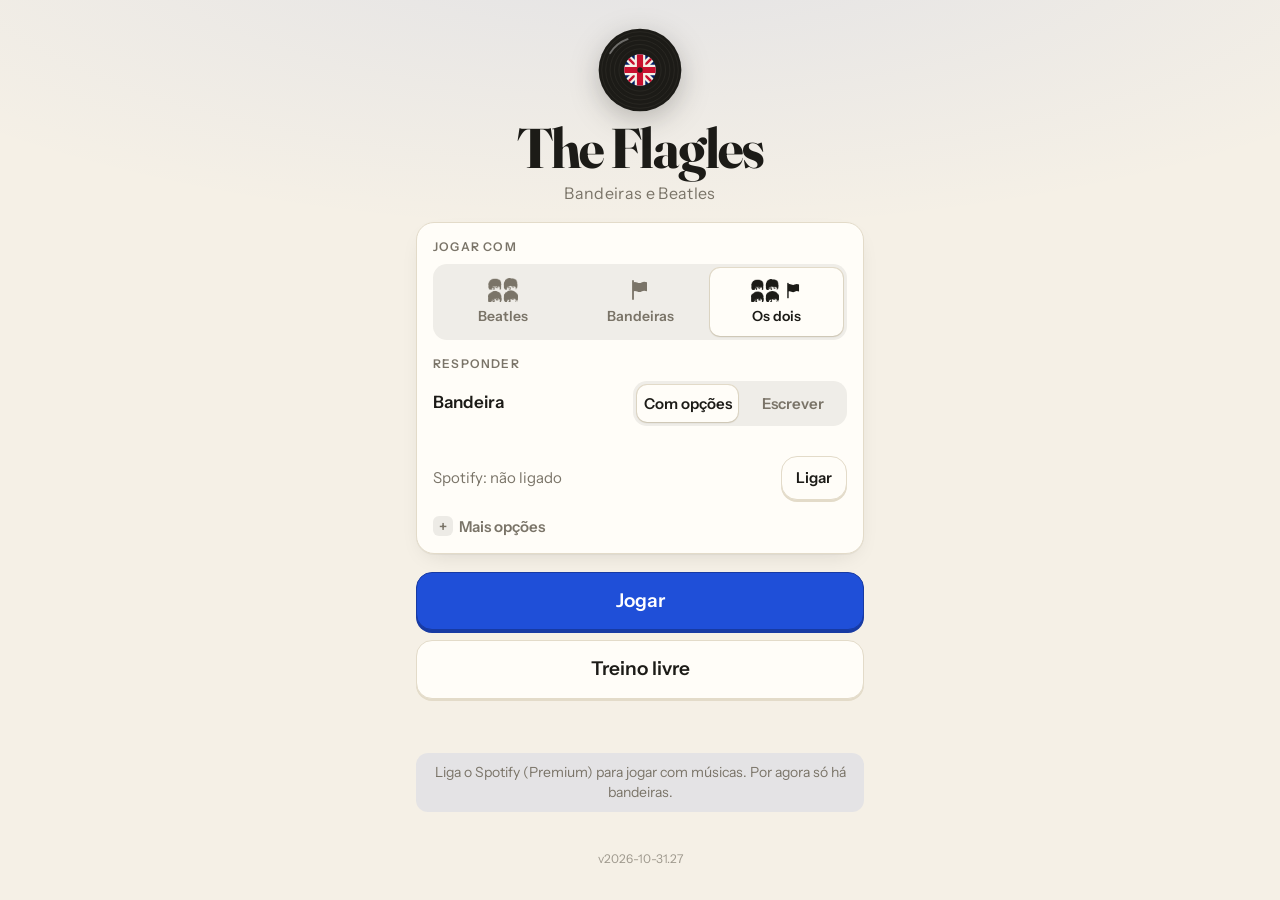
<file: index.html>
<!doctype html>
<html lang="pt-PT">
<head>
  <meta charset="utf-8">
  <meta name="viewport" content="width=device-width, initial-scale=1, viewport-fit=cover">
  <meta name="theme-color" content="#f5f0e6" media="(prefers-color-scheme: light)">
  <meta name="theme-color" content="#141310" media="(prefers-color-scheme: dark)">
  <meta name="description" content="Bandeiras e Beatles: adivinha a bandeira e a música.">
  <meta name="mobile-web-app-capable" content="yes">
  <meta name="apple-mobile-web-app-capable" content="yes">
  <meta name="apple-mobile-web-app-title" content="The Flagles">
  <meta name="apple-mobile-web-app-status-bar-style" content="default">
  <link rel="manifest" href="manifest.webmanifest">
  <link rel="icon" type="image/png" href="icons/favicon-64.png">
  <link rel="apple-touch-icon" href="icons/apple-touch-icon.png">
  <link rel="preload" href="fonts/fraunces-latin.woff2" as="font" type="font/woff2" crossorigin>
  <link rel="preload" href="fonts/instrument-sans-latin.woff2" as="font" type="font/woff2" crossorigin>
  <title>The Flagles</title>
  <link rel="stylesheet" href="css/style.css">
</head>
<body>
  <main class="app">

    <!-- Menu -->
    <section id="home" class="screen">
      <header class="brand">
        <img class="mark" src="icons/logo.svg" alt="" width="88" height="88">
        <h1 class="logo">The Flagles</h1>
        <p class="tagline">Bandeiras e Beatles</p>
      </header>

      <div class="panel">
        <div class="field">
          <span class="field-label">Jogar com</span>
          <div class="seg icons" id="content" role="group" aria-label="Conteúdo">
            <button type="button" data-v="songs"><span class="ico ico-heads" aria-hidden="true"></span><span>Beatles</span></button>
            <button type="button" data-v="flags"><svg class="ico" viewBox="0 0 24 24" aria-hidden="true"><path d="M5 21V3" fill="none" stroke="currentColor" stroke-width="1.8" stroke-linecap="round"/><path d="M5 4.5c3.2-2 5.3 2 8.5 0 1.8-1.1 3.5-1 5.5-.2v9c-2-.8-3.7-.9-5.5.2-3.2 2-5.3-2-8.5 0z" fill="currentColor"/></svg><span>Bandeiras</span></button>
            <button type="button" data-v="both"><span class="ico ico-pair" aria-hidden="true"><span class="ico-heads small"></span><svg class="ico-flag" viewBox="0 0 24 24" aria-hidden="true"><path d="M5 21V3" fill="none" stroke="currentColor" stroke-width="1.8" stroke-linecap="round"/><path d="M5 4.5c3.2-2 5.3 2 8.5 0 1.8-1.1 3.5-1 5.5-.2v9c-2-.8-3.7-.9-5.5.2-3.2 2-5.3-2-8.5 0z" fill="currentColor"/></svg></span><span>Os dois</span></button>
          </div>
        </div>

        <div class="field">
          <span class="field-label">Responder</span>
          <div class="answer-row" id="row-song">
            <span>Música</span>
            <div class="seg small" id="mode-song" role="group" aria-label="Resposta da música">
              <button type="button" data-v="options">Com opções</button>
              <button type="button" data-v="typing">Escrever</button>
            </div>
          </div>
          <div class="answer-row" id="row-flag">
            <span>Bandeira</span>
            <div class="seg small" id="mode-flag" role="group" aria-label="Resposta da bandeira">
              <button type="button" data-v="options">Com opções</button>
              <button type="button" data-v="typing">Escrever</button>
            </div>
          </div>
        </div>

        <!-- o áudio é sempre do Spotify: o estado e o botão ficam à vista -->
        <div class="spotify-row" id="row-spotify">
          <span id="spotify-status">Spotify: não ligado</span>
          <button type="button" id="spotify-login" class="btn small-btn">Ligar</button>
        </div>

        <details class="more">
          <summary>Mais opções</summary>
          <label class="check" id="row-solo"><input type="checkbox" id="opt-solo"> Incluir carreiras a solo (Lennon, McCartney, Harrison, Ringo)</label>
          <label class="check" id="row-terr"><input type="checkbox" id="opt-terr"> Incluir territórios (Anguila, Guam, ...) e UE, ONU, Antártida</label>
          <label class="check" id="row-states"><input type="checkbox" id="opt-states"> Incluir estados dos EUA</label>
          <a class="textlink" href="spotify-teste.html">Teste de precisão do Spotify</a>
        </details>
      </div>

      <div class="actions">
        <!-- passo 5b: <button id="play" class="btn primary" disabled>A carregar…</button> -->
        <button id="play-levels" class="btn primary big" disabled>A carregar…</button>
        <!-- antes: class="btn ghost" (sem fundo) -->
        <button id="play" class="btn big" disabled>Treino livre</button>
      </div>

      <p class="hint" id="record"></p>
      <p class="note" id="offline-note" hidden></p>
      <button id="install" class="btn ghost small-btn" hidden>Instalar a app</button>
      <p class="note" id="ios-tip" hidden>Para instalar no iPhone: toca em Partilhar e depois em "Adicionar ao ecrã principal".</p>
      <p class="version" id="version"></p>
    </section>

    <!-- Escolha de nível -->
    <section id="levels" class="screen" hidden>
      <header class="bar">
        <button id="levels-back" class="link" type="button">&#8249; Menu</button>
        <span class="label" id="levels-total"></span>
      </header>
      <h2 class="title">Níveis <span class="mode-tag" id="levels-mode"></span></h2>
      <div class="norepeat">
        <label class="check"><input type="checkbox" id="opt-norepeat"> Nunca repetir músicas nem bandeiras entre níveis</label>
        <div class="seen-row">
          <span class="hint" id="seen-info"></span>
          <button type="button" id="seen-reset" class="btn small-btn" hidden>Recomeçar</button>
        </div>
      </div>
      <div class="level-grid" id="level-grid"></div>
    </section>

    <!-- Resultado de um nível -->
    <section id="result-screen" class="screen result" hidden>
      <h2 class="title" id="res-title"></h2>
      <p class="score-big" id="res-score"></p>
      <p class="hint" id="res-detail"></p>
      <div class="actions">
        <button id="res-next" class="btn primary big">Próximo nível</button>
        <button id="res-retry" class="btn">Tentar de novo</button>
        <button id="res-levels" class="btn ghost">Níveis</button>
      </div>
      <div class="confetti" id="confetti" aria-hidden="true"></div>
    </section>

    <!-- Jogo -->
    <section id="game" class="screen" hidden>
      <!-- topo fixo: barra + relógio ficam sempre visíveis ao fazer scroll -->
      <div class="sticky-top">
        <header class="bar">
          <button id="menu-btn" class="link" type="button">&#8249; Menu</button>
          <div class="hud" id="hud" hidden>
            <span id="hud-level"></span>
            <span class="lives" id="lives" aria-label="Vidas"></span>
          </div>
          <span class="label" id="score">Certas: 0 / 0</span>
        </header>
        <div class="timer" id="timer" hidden><div class="track"><div id="timer-bar"></div></div><span id="timer-text"></span></div>
      </div>

      <div class="q card q-song" id="q-song">
        <div class="audio">
          <button id="listen" class="play">Ouvir 1s</button>
          <div class="eq" aria-hidden="true"><i></i><i></i><i></i><i></i><i></i></div>
        </div>
        <div class="steps" id="steps"></div>
        <p class="hint" id="status">&nbsp;</p>
        <button id="advance" class="btn small-btn">Avançar</button>
        <div class="options" id="options"></div>
        <form id="song-form" class="typebox" hidden>
          <input id="song-input" type="text" autocomplete="off" autocapitalize="none" autocorrect="off" spellcheck="false" enterkeyhint="done" placeholder="Nome da música">
          <button class="btn primary" type="submit">Verificar</button>
        </form>
        <p class="result" id="result" aria-live="polite"></p>
      </div>

      <div class="q card q-flag" id="q-flag">
        <div class="flag-wrap"><img id="flag-img" class="flag" alt="Bandeira a adivinhar" width="320" height="213" crossorigin="anonymous"></div>
        <div class="options" id="flag-options"></div>
        <form id="flag-form" class="typebox" hidden>
          <input id="flag-input" type="text" autocomplete="off" autocapitalize="none" autocorrect="off" spellcheck="false" enterkeyhint="done" placeholder="Nome do país">
          <button class="btn primary" type="submit">Verificar</button>
        </form>
        <p class="result" id="flag-result" aria-live="polite"></p>
      </div>

      <div class="nextbar"><button id="next" class="btn primary big" hidden>Seguinte</button></div>
    </section>
  </main>

  <dialog id="confirm">
    <form method="dialog">
      <p>Sair do nível? Perdes o progresso desta tentativa.</p>
      <div class="row">
        <button class="btn" value="cancel">Continuar</button>
        <button class="btn primary" value="ok">Sair</button>
      </div>
    </form>
  </dialog>

  <!-- antes: player do YouTube escondido (<div class="yt-host"><div id="yt"></div></div>). Já não é preciso: o áudio vem do Spotify. -->

  <!-- Se algo rebentar (por exemplo ficheiros de versões diferentes na cache), mostra o erro em vez de ficar parado. -->
  <div class="fatal" id="fatal" role="alert" hidden>
    <p id="fatal-msg"></p>
    <button type="button" id="fatal-fix" class="btn small-btn">Reparar e recarregar</button>
  </div>
  <script>
    (function () {
      var box = document.getElementById("fatal"), msg = document.getElementById("fatal-msg");
      function show(text) { msg.textContent = "Erro: " + text; box.hidden = false; }
      window.addEventListener("error", function (e) { show((e.message || "desconhecido") + (e.filename ? " (" + e.filename.split("/").pop() + ":" + e.lineno + ")" : "")); });
      window.addEventListener("unhandledrejection", function (e) { show(String((e.reason && e.reason.message) || e.reason)); });
      document.getElementById("fatal-fix").addEventListener("click", function () {
        var jobs = [];
        if (navigator.serviceWorker) jobs.push(navigator.serviceWorker.getRegistrations().then(function (r) { return Promise.all(r.map(function (x) { return x.unregister(); })); }));
        if (window.caches) jobs.push(caches.keys().then(function (k) { return Promise.all(k.map(function (c) { return caches.delete(c); })); }));
        Promise.all(jobs).catch(function () {}).then(function () { location.reload(); });
      });
    })();
  </script>
  <script type="module" src="js/main.js"></script>
</body>
</html>
</file>
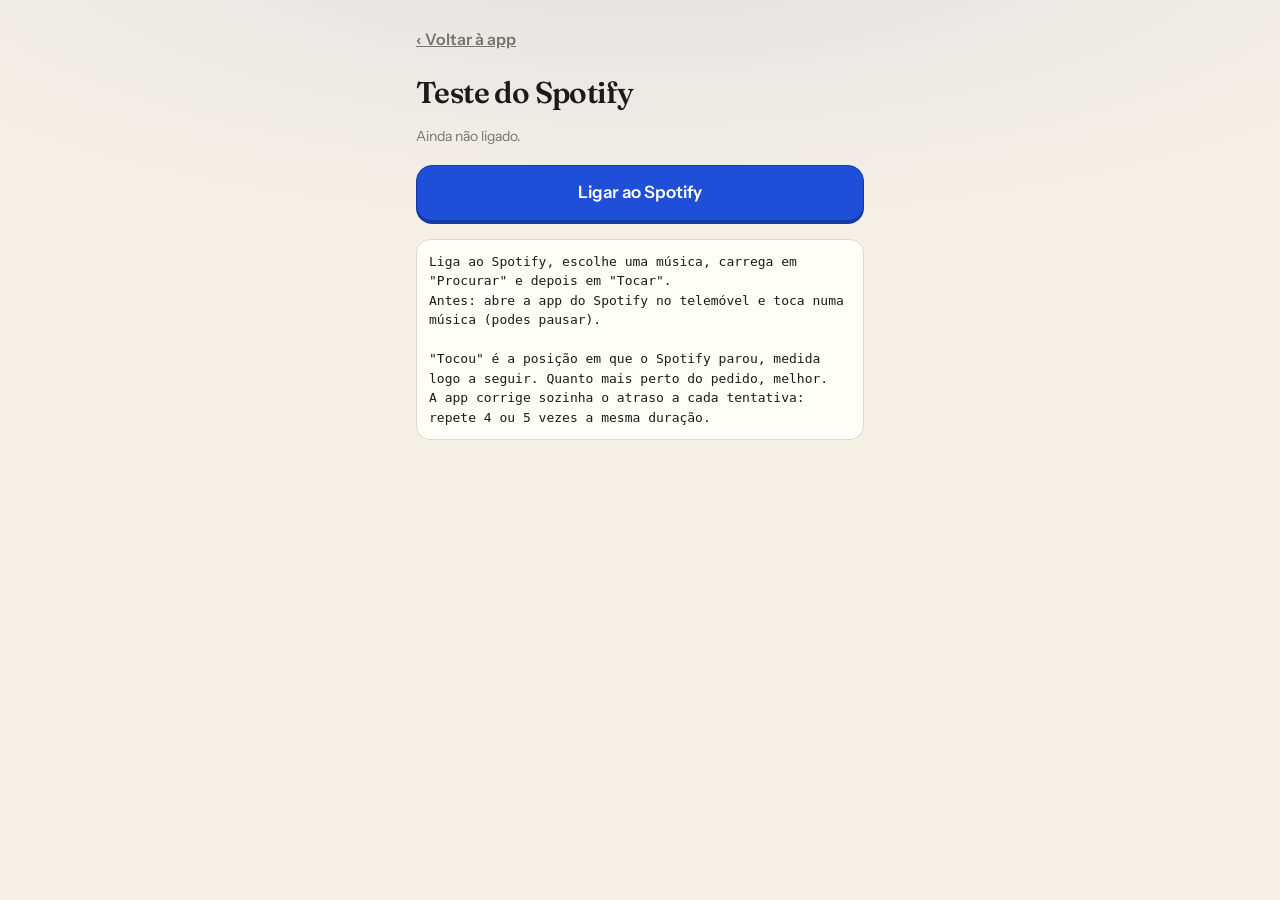
<file: spotify-teste.html>
<!doctype html>
<html lang="pt-PT">
<head>
  <meta charset="utf-8">
  <meta name="viewport" content="width=device-width, initial-scale=1, viewport-fit=cover">
  <title>Teste do Spotify - The Flagles</title>
  <link rel="stylesheet" href="css/style.css">
  <style>
    .t-log { font: 13px/1.5 ui-monospace, Menlo, monospace; white-space: pre-wrap; background: var(--surface); border: 1px solid var(--line); border-radius: 14px; padding: 12px; min-height: 120px; }
    .t-row { display: flex; gap: 10px; align-items: center; }
    .t-row > * { flex: 1; }
    select, input[type=number] { font: inherit; font-size: 16px; padding: 12px; border-radius: 12px; border: 1px solid var(--line); background: var(--surface); color: var(--ink); width: 100%; }
    label { font-size: 13px; color: var(--muted); }
  </style>
</head>
<body>
  <main class="app">
    <section class="screen" style="animation:none">
      <header class="bar"><a class="link" href="./">&#8249; Voltar à app</a></header>
      <h2 class="title">Teste do Spotify</h2>
      <p class="hint" id="status" style="text-align:left"></p>
      <button id="login" class="btn primary">Ligar ao Spotify</button>

      <div id="tools" hidden style="display:flex;flex-direction:column;gap:12px">
        <div><label for="song">Música</label><select id="song"></select></div>
        <button id="search" class="btn">Procurar no Spotify</button>
        <div class="t-row">
          <div><label for="secs">Tocar (segundos)</label>
            <select id="secs"><option>1</option><option>2</option><option>3</option><option>5</option><option>8</option><option>15</option></select></div>
          <div><label for="offset">Ajuste manual (ms)</label><input id="offset" type="number" step="50"></div>
        </div>
        <button id="play" class="btn primary big">Tocar</button>
        <button id="save" class="btn small-btn" hidden>Descarregar mapeamento (spotify-ids.json)</button>
        <div class="t-row">
          <button id="diag" class="btn small-btn">Diagnóstico (12s)</button>
          <button id="all" class="btn small-btn">Verificar todas as músicas</button>
          <button id="devs" class="btn small-btn">Ver dispositivos</button>
          <button id="reset" class="btn small-btn">Repor correção</button>
          <button id="clear" class="btn small-btn">Limpar pesquisas</button>
        </div>
      </div>
      <div class="t-log" id="log">Liga ao Spotify, escolhe uma música, carrega em "Procurar" e depois em "Tocar".
Antes: abre a app do Spotify no telemóvel e toca numa música (podes pausar).

"Tocou" é a posição em que o Spotify parou, medida logo a seguir. Quanto mais perto do pedido, melhor.
A app corrige sozinha o atraso a cada tentativa: repete 4 ou 5 vezes a mesma duração.</div>
    </section>
  </main>
  <script type="module">
    import * as sp from "./js/spotify.js";
    const $ = id => document.getElementById(id);
    const log = (...a) => { $("log").textContent = a.join("\n") + "\n\n" + $("log").textContent; };

    const back = await sp.handleRedirect();          // regresso do login
    const on = sp.isLoggedIn();
    $("status").textContent = on ? "Ligado ao Spotify." : (sp.lastError() ? "Erro: " + sp.lastError() : "Ainda não ligado.");
    if (location.hostname === "localhost") $("status").textContent += " Abre por 127.0.0.1 em vez de localhost.";
    $("login").textContent = on ? "Desligar" : "Ligar ao Spotify";
    $("login").onclick = () => { if (on) { sp.logout(); location.reload(); } else sp.login("spotify-teste.html"); };
    $("tools").hidden = !on;
    $("tools").style.display = on ? "flex" : "none";

    const songs = (await (await fetch("data/songs-tiered.json")).json()).filter(s => !s.excluded);
    $("song").innerHTML = songs.map((s, i) => `<option value="${i}">${s.title}${s.artist ? " (" + s.artist + ")" : ""}</option>`).join("");
    $("offset").value = sp.getOffset();
    const cur = () => songs[$("song").value];

    $("search").onclick = async () => {
      try { const f = await sp.findTrack(cur()); log(f ? "Encontrada: " + f.label : "Não encontrada no Spotify."); }
      catch (e) { log("Erro: " + e.message); }
    };
    $("play").onclick = async () => {
      sp.setOffset($("offset").value);
      $("play").disabled = true;
      const secs = Number($("secs").value);
      try {
        const r = await sp.playClip(cur(), secs);
        await new Promise(res => setTimeout(res, 1200)); // dá tempo à medição em segundo plano
        const m = sp.lastMeasurement();
        log(`Pedido ${r.requestedMs} ms | RTT do comando ${Math.round(r.rtt)} ms | correção usada ${Math.round(r.bias)} ms`
          + (m ? `\nTocou ${m.playedMs} ms (erro ${m.error > 0 ? "+" : ""}${m.error} ms) | nova correção ${sp.getBias()} ms\nDispositivo: ${m.device}` : "\n(sem medição)"));
      } catch (e) { log("Erro: " + e.message); }
      $("play").disabled = false;
    };
    $("diag").onclick = async () => {
      $("diag").disabled = true; log("A diagnosticar... (uns 12 segundos)");
      try { log((await sp.diagnose(cur())).join("\n")); } catch (e) { log("Erro: " + e.message); }
      $("diag").disabled = false;
    };
    // Verifica as 276 músicas: procura cada uma no Spotify e lista as que não encontra e as duvidosas.
    $("all").onclick = async () => {
      $("all").disabled = true;
      const missing = [], doubtful = [];
      for (let i = 0; i < songs.length; i++) {
        const s = songs[i];
        $("status").textContent = `A verificar ${i + 1} / ${songs.length}: ${s.title}`;
        let f = null;
        for (let tries = 0; tries < 4; tries++) {
          try { f = await sp.findTrack(s); break; }
          catch (e) { if (/esperar/.test(e.message)) await new Promise(r => setTimeout(r, 6000)); else { f = null; missing.push(`${s.title} [erro: ${e.message}]`); break; } }
        }
        if (!f) { if (!missing.some(m => m.startsWith(s.title))) missing.push(s.title + (s.artist ? " (" + s.artist + ")" : "")); }
        else if (/\b(live|greatest|hits|collection|anthology|essential|best of|tribute|karaoke|demos?)\b/i.test(f.label.split("·").pop() || "")) doubtful.push(`${s.title} -> ${f.label}`);
        await new Promise(r => setTimeout(r, 180)); // não exceder os limites do Spotify
      }
      $("status").textContent = "Verificação terminada.";
      log(`Verificadas ${songs.length}. Encontradas ${songs.length - missing.length}. Em falta ${missing.length}. Duvidosas ${doubtful.length}.`
        + (missing.length ? "\n\nNÃO ENCONTRADAS:\n- " + missing.join("\n- ") : "")
        + (doubtful.length ? "\n\nDUVIDOSAS (álbum estranho):\n- " + doubtful.join("\n- ") : ""));
      $("all").disabled = false;
      $("save").hidden = false;
    };
    // Guarda o resultado num ficheiro para pôr em data/spotify-ids.json (assim todos os aparelhos usam o mesmo).
    $("save").onclick = () => {
      const blob = new Blob([JSON.stringify(sp.savedTracks(), null, 1)], { type: "application/json" });
      const a = document.createElement("a"); a.href = URL.createObjectURL(blob); a.download = "spotify-ids.json"; a.click();
    };
    $("devs").onclick = async () => {
      try { const d = await sp.devices(); log(d.length ? "Dispositivos:\n- " + d.join("\n- ") : "Nenhum dispositivo Spotify encontrado. Abre a app do Spotify (PC ou telemóvel) e toca numa música."); }
      catch (e) { log("Erro: " + e.message); }
    };
    $("reset").onclick = () => { sp.resetBias(); log("Correção automática reposta a 0."); };
    $("clear").onclick = () => { sp.clearTrackCache(); log("Pesquisas guardadas apagadas."); };
  </script>
</body>
</html>
</file>
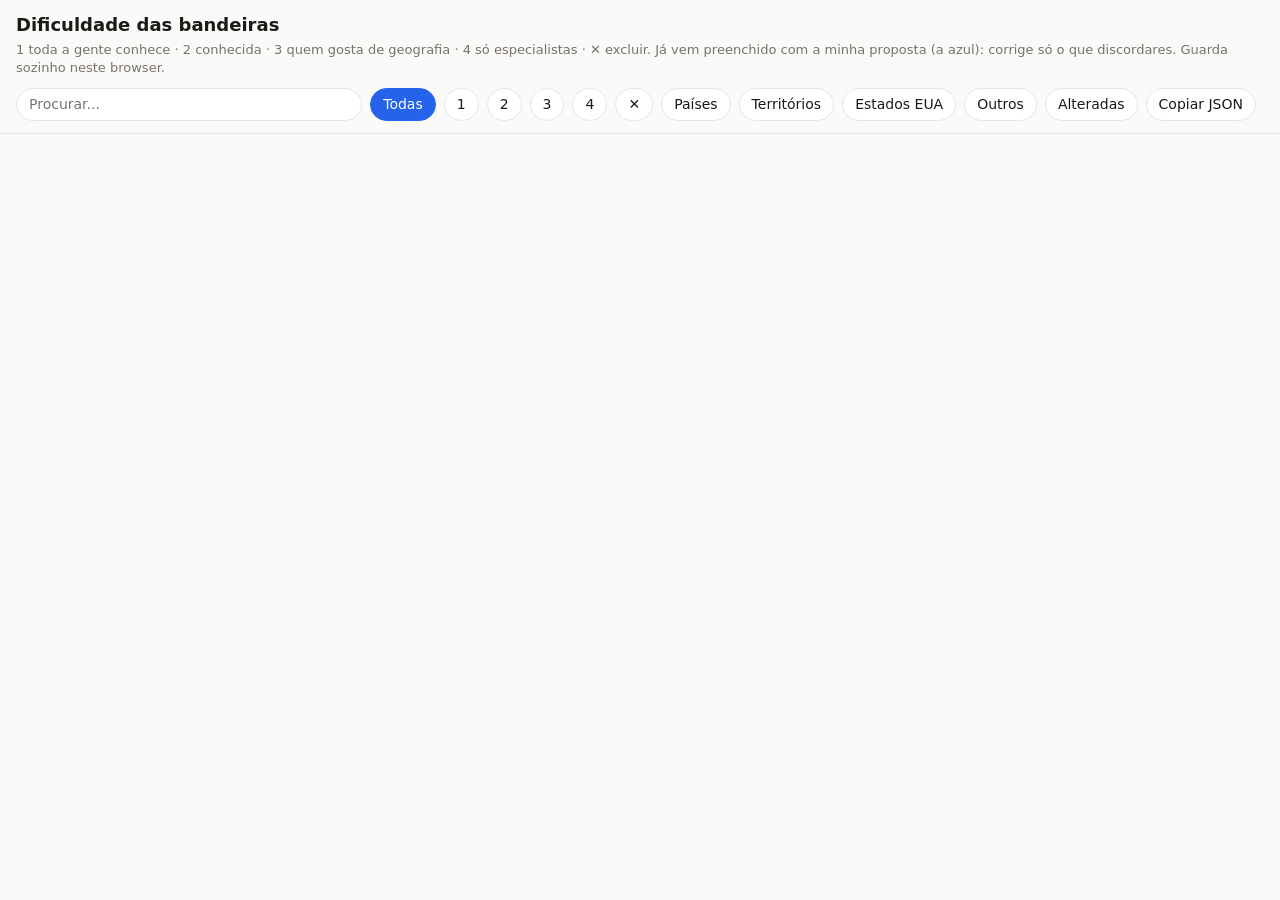
<file: tools/tier-flags.template.html>
<!doctype html>
<html lang="pt">
<head>
<meta charset="utf-8">
<meta name="viewport" content="width=device-width, initial-scale=1">
<title>Flagles - Dificuldade das bandeiras</title>
<style>
  :root { --bg:#fafaf9; --fg:#1c1917; --mut:#78716c; --line:#e7e5e4; --card:#fff; --acc:#2563eb; --acc-fg:#fff; }
  @media (prefers-color-scheme: dark) {
    :root { --bg:#141413; --fg:#f5f5f4; --mut:#a8a29e; --line:#2a2826; --card:#1c1b19; --acc:#60a5fa; --acc-fg:#0c0a09; }
  }
  * { box-sizing: border-box; }
  body { margin:0; background:var(--bg); color:var(--fg); font:16px/1.4 system-ui,-apple-system,Segoe UI,sans-serif; }
  header { position:sticky; top:0; background:var(--bg); border-bottom:1px solid var(--line); padding:12px 16px; z-index:2; }
  h1 { font-size:18px; margin:0 0 4px; font-weight:650; }
  .legend { color:var(--mut); font-size:13px; margin:0 0 10px; }
  .bar { display:flex; flex-wrap:wrap; gap:8px; align-items:center; }
  .chip, .btn { border:1px solid var(--line); background:var(--card); color:var(--fg); border-radius:999px; padding:6px 12px; font:inherit; font-size:14px; cursor:pointer; }
  .chip.on { background:var(--acc); color:var(--acc-fg); border-color:var(--acc); }
  input[type=search] { flex:1 1 140px; min-width:120px; border:1px solid var(--line); background:var(--card); color:var(--fg); border-radius:999px; padding:6px 12px; font:inherit; font-size:14px; }
  main { max-width:760px; margin:0 auto; padding:8px 16px 80px; }
  .row { display:flex; align-items:center; gap:12px; padding:8px 0; border-bottom:1px solid var(--line); }
  .row img { width:60px; height:40px; object-fit:contain; flex:none; border:1px solid var(--line); border-radius:4px; background:var(--card); }
  .t { flex:1; min-width:0; }
  .t small { color:var(--mut); margin-left:6px; }
  .opts { display:flex; gap:4px; flex:none; }
  .opts button { width:36px; height:36px; border:1px solid var(--line); background:var(--card); color:var(--fg); border-radius:10px; font:inherit; font-size:15px; cursor:pointer; }
  .opts button.on { background:var(--acc); color:var(--acc-fg); border-color:var(--acc); }
  .opts button.x.on { background:#b91c1c; border-color:#b91c1c; color:#fff; }
  .status { color:var(--mut); font-size:13px; margin-left:auto; }
  @media (max-width:480px) { .row { flex-wrap:wrap; } .t { flex-basis:calc(100% - 80px); } .opts { margin-left:72px; } }
</style>
</head>
<body>
<header>
  <h1>Dificuldade das bandeiras</h1>
  <p class="legend">1 toda a gente conhece · 2 conhecida · 3 quem gosta de geografia · 4 só especialistas · ✕ excluir. Já vem preenchido com a minha proposta (a azul): corrige só o que discordares. Guarda sozinho neste browser.</p>
  <div class="bar">
    <input type="search" id="q" placeholder="Procurar...">
    <button class="chip on" data-f="all">Todas</button>
    <button class="chip" data-f="1">1</button>
    <button class="chip" data-f="2">2</button>
    <button class="chip" data-f="3">3</button>
    <button class="chip" data-f="4">4</button>
    <button class="chip" data-f="x">✕</button>
    <button class="chip" data-f="country">Países</button>
    <button class="chip" data-f="territory">Territórios</button>
    <button class="chip" data-f="state">Estados EUA</button>
    <button class="chip" data-f="other">Outros</button>
    <button class="chip" data-f="changed">Alteradas</button>
    <button class="btn" id="copy">Copiar JSON</button>
    <span class="status" id="status"></span>
  </div>
</header>
<main id="list"></main>
<script>
// {code, name, aliases, kind, tier}  -  tier = proposta minha
const FLAGS = /*FLAGS*/;
const KEY = "flagles-flag-tiers-v1";
let mine = {};
try { mine = JSON.parse(localStorage.getItem(KEY) || "{}"); } catch (e) {}
let filter = "all", query = "";

const list = document.getElementById("list");
const status = document.getElementById("status");

// valor atual: o do utilizador, se existir, senão a minha proposta
const cur = f => (f.code in mine ? mine[f.code] : String(f.tier));
function save() { try { localStorage.setItem(KEY, JSON.stringify(mine)); } catch (e) {} }
function norm(s) { return s.toLowerCase().normalize("NFD").replace(/[̀-ͯ]/g, ""); }

function render() {
  list.innerHTML = "";
  let shown = 0;
  FLAGS.forEach(f => {
    const v = cur(f);
    const changed = f.code in mine && mine[f.code] !== String(f.tier);
    if (["1","2","3","4","x"].includes(filter) && v !== filter) return;
    if (["country","territory","state","other"].includes(filter) && f.kind !== filter) return;
    if (filter === "changed" && !changed) return;
    if (query && !norm(f.name + " " + f.aliases.join(" ")).includes(norm(query))) return;
    shown++;
    const row = document.createElement("div");
    row.className = "row";
    row.innerHTML = `<img loading="lazy" src="https://flagcdn.com/h40/${f.code}.png" alt=""><span class="t">${f.name}<small>${{ territory: "território", state: "estado dos EUA", other: "outro" }[f.kind] || ""}${f.twins && f.twins.length ? " · igual a " + f.twins.join(", ") : ""}${changed ? " · alterada" : ""}</small></span>`;
    const opts = document.createElement("div");
    opts.className = "opts";
    ["1","2","3","4","x"].forEach(o => {
      const b = document.createElement("button");
      b.textContent = o === "x" ? "✕" : o;
      if (o === "x") b.classList.add("x");
      if (v === o) b.classList.add("on");
      b.onclick = () => {
        if (o === String(f.tier)) delete mine[f.code]; else mine[f.code] = o;
        save(); render();
      };
      opts.appendChild(b);
    });
    row.appendChild(opts);
    list.appendChild(row);
  });
  const nChanged = Object.keys(mine).filter(c => { const f = FLAGS.find(x => x.code === c); return f && mine[c] !== String(f.tier); }).length;
  status.textContent = `${nChanged} alteradas · ${shown} visíveis`;
}

document.querySelectorAll(".chip").forEach(c => c.onclick = () => {
  document.querySelectorAll(".chip").forEach(x => x.classList.remove("on"));
  c.classList.add("on"); filter = c.dataset.f; render();
});
document.getElementById("q").oninput = e => { query = e.target.value; render(); };
document.getElementById("copy").onclick = async () => {
  const out = {};
  FLAGS.forEach(f => { out[f.code] = cur(f); });
  const text = JSON.stringify(out, null, 1);
  try { await navigator.clipboard.writeText(text); status.textContent = "JSON copiado"; }
  catch (e) { window.prompt("Copia o JSON:", text); }
};
render();
</script>
</body>
</html>
</file>
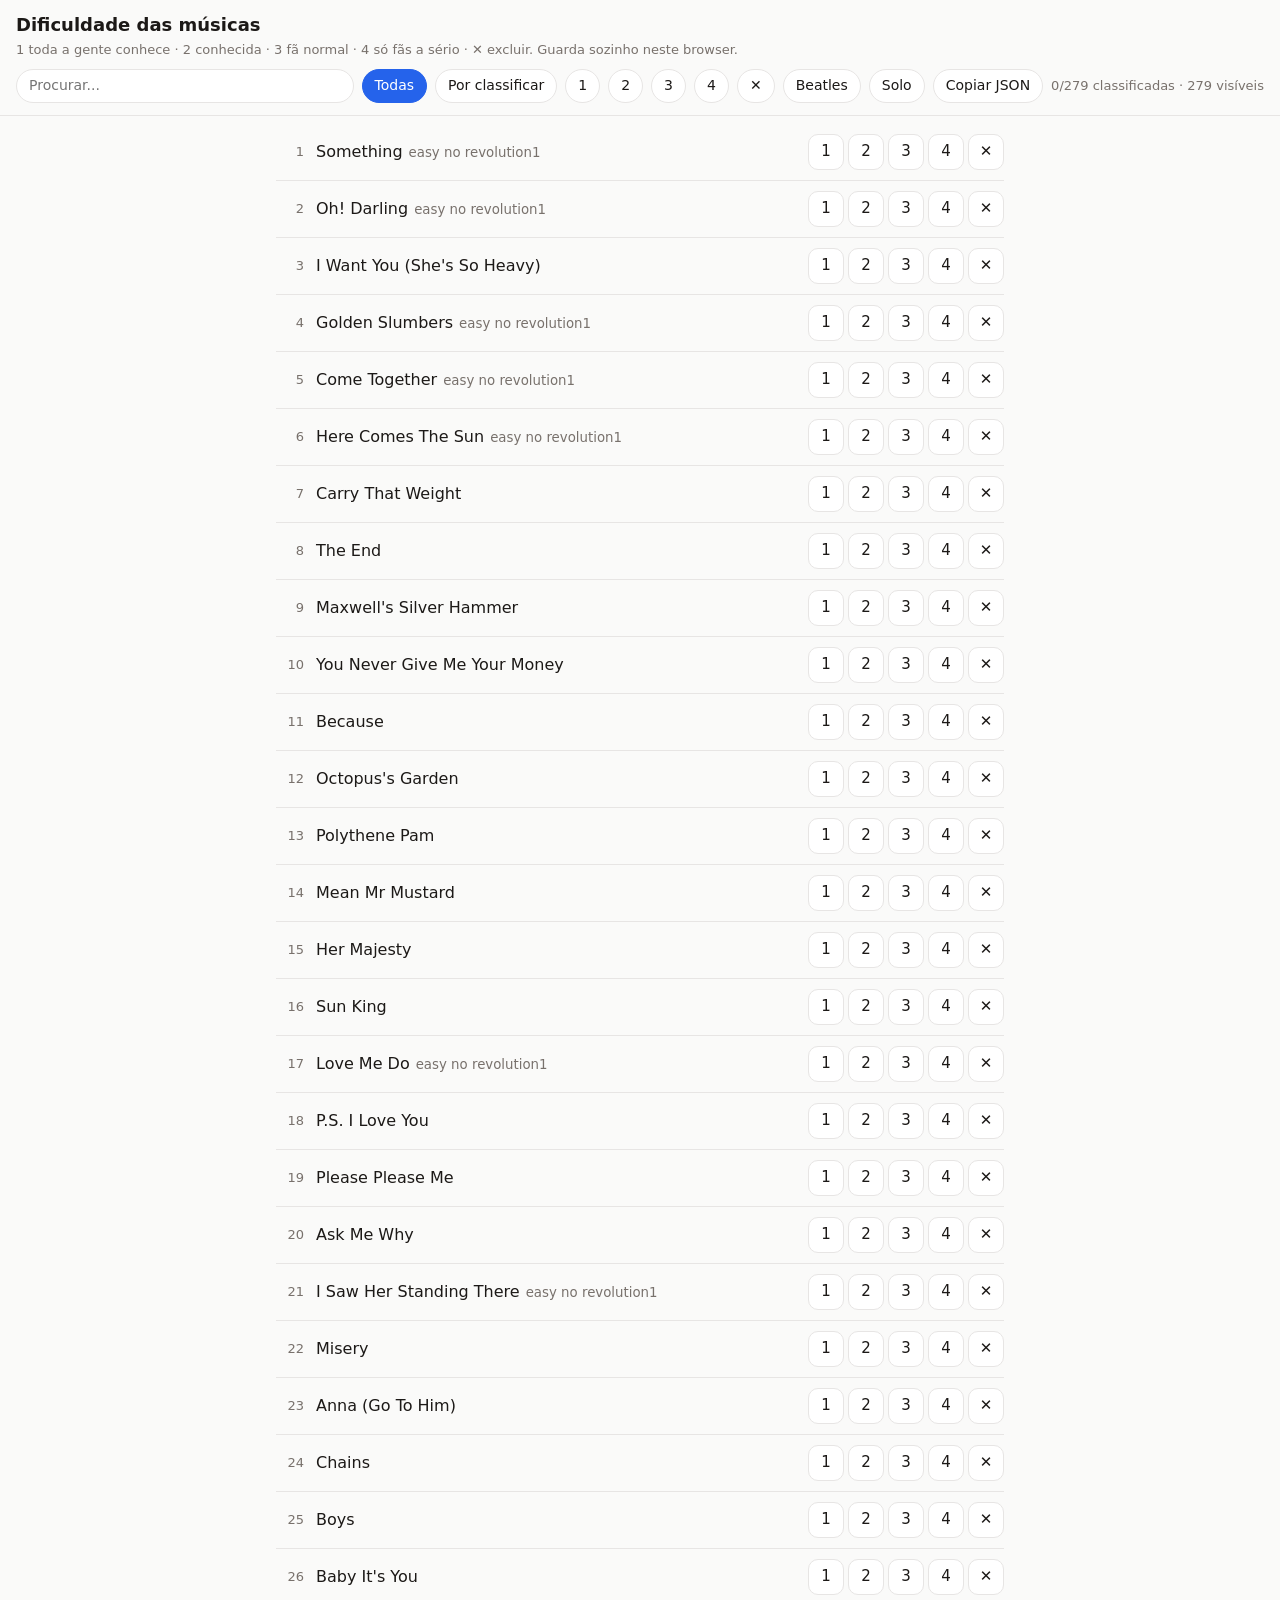
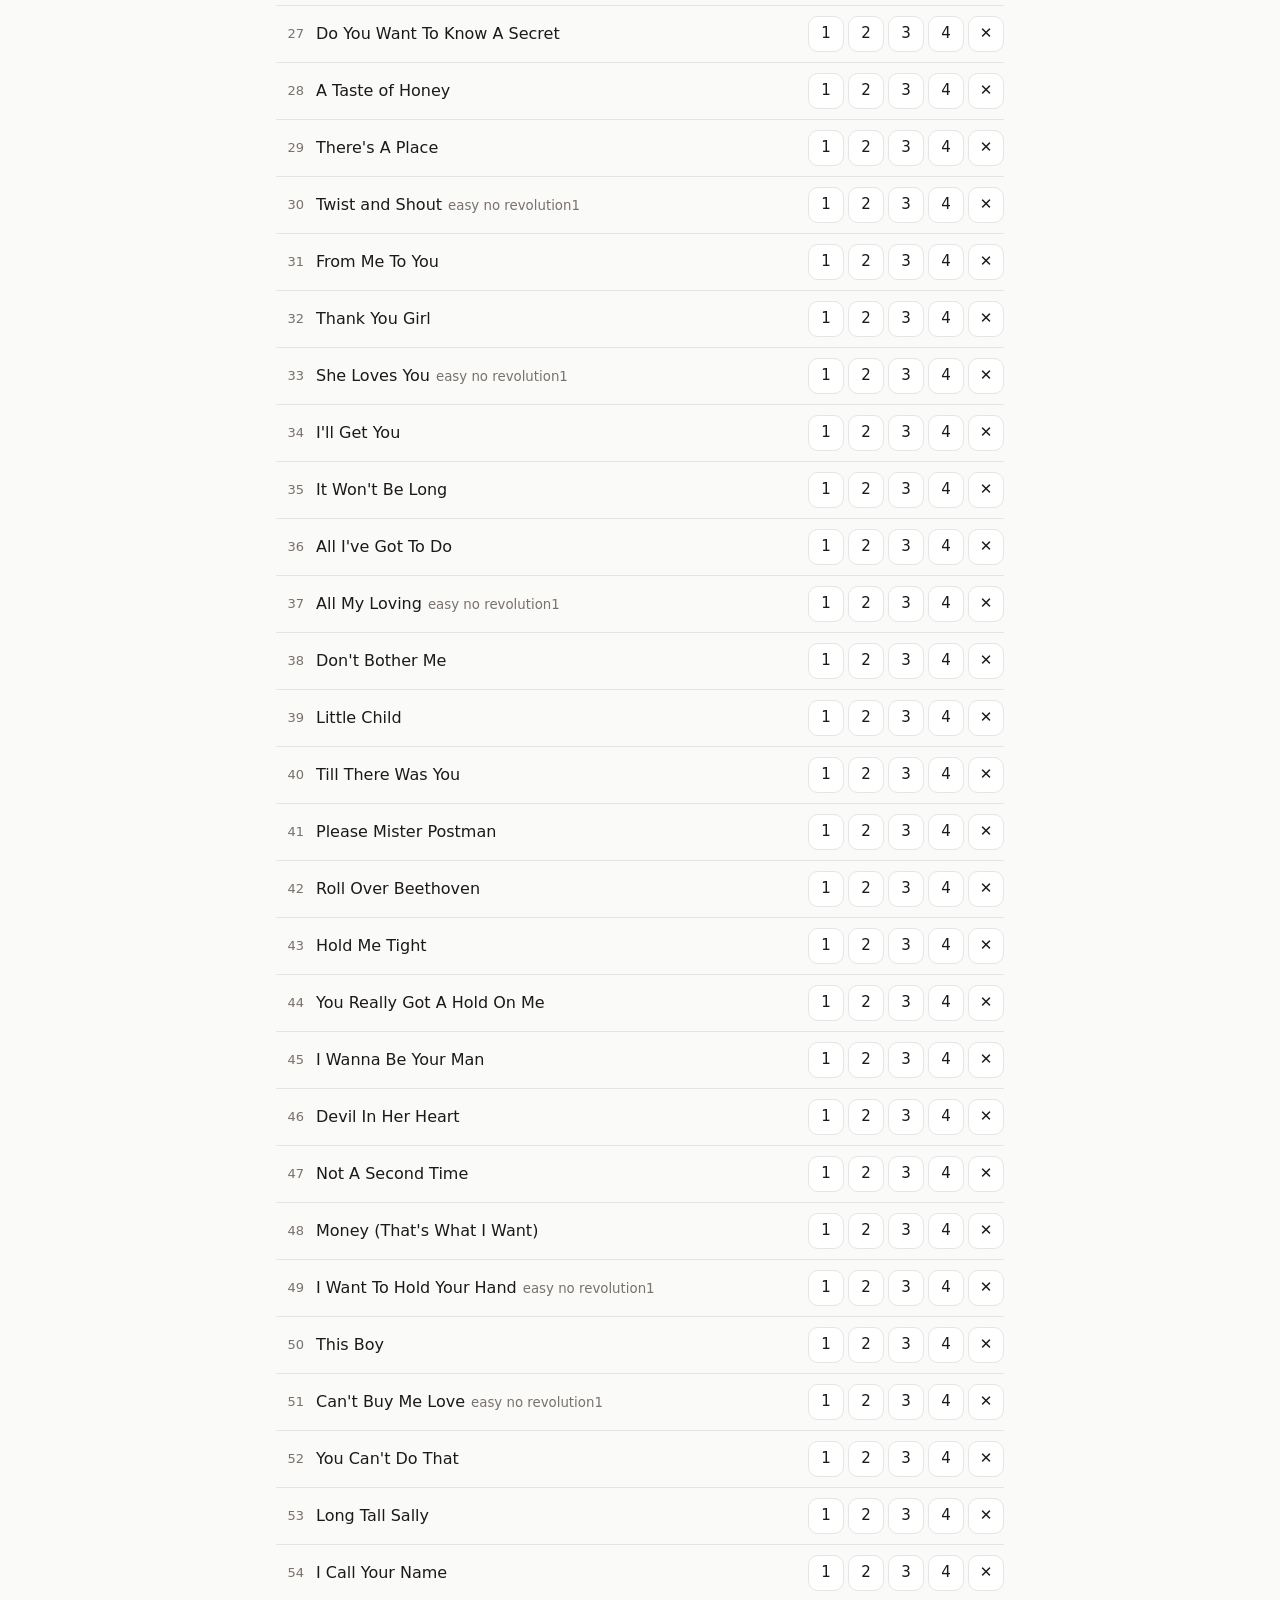
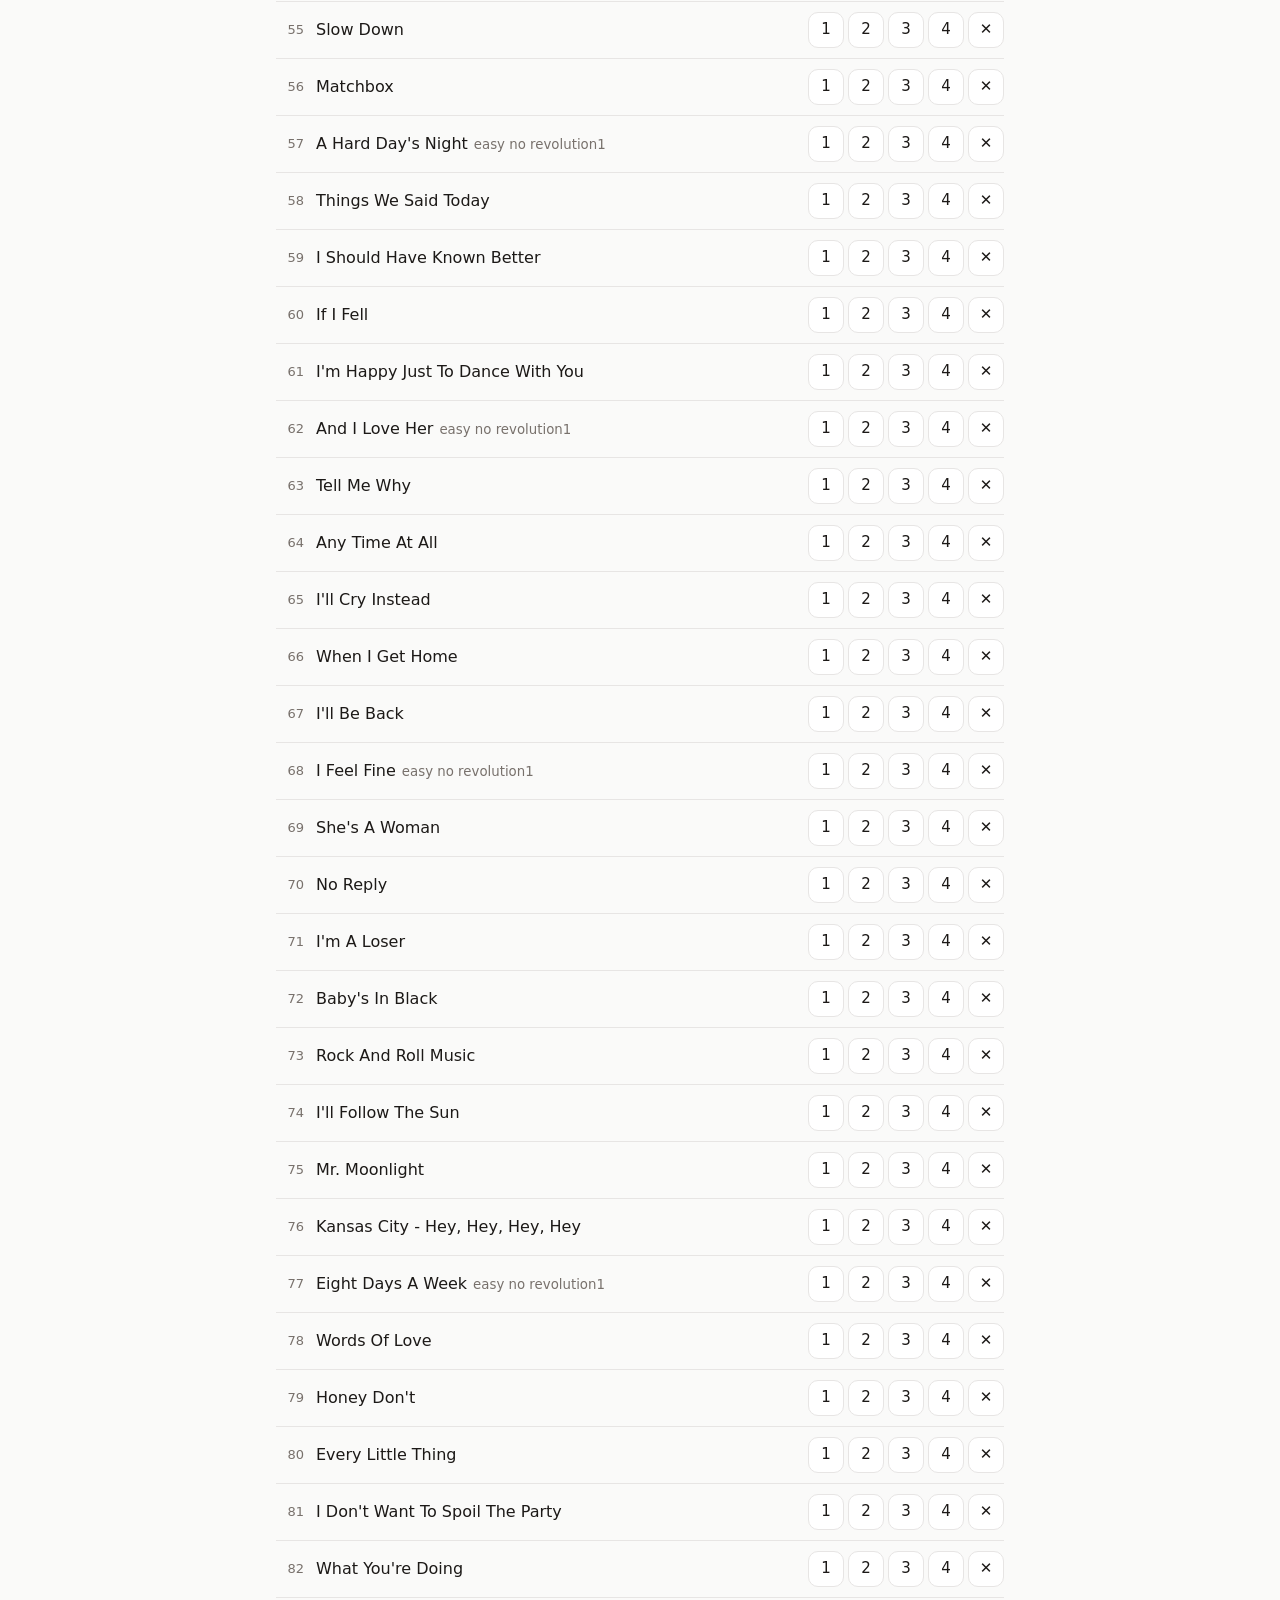
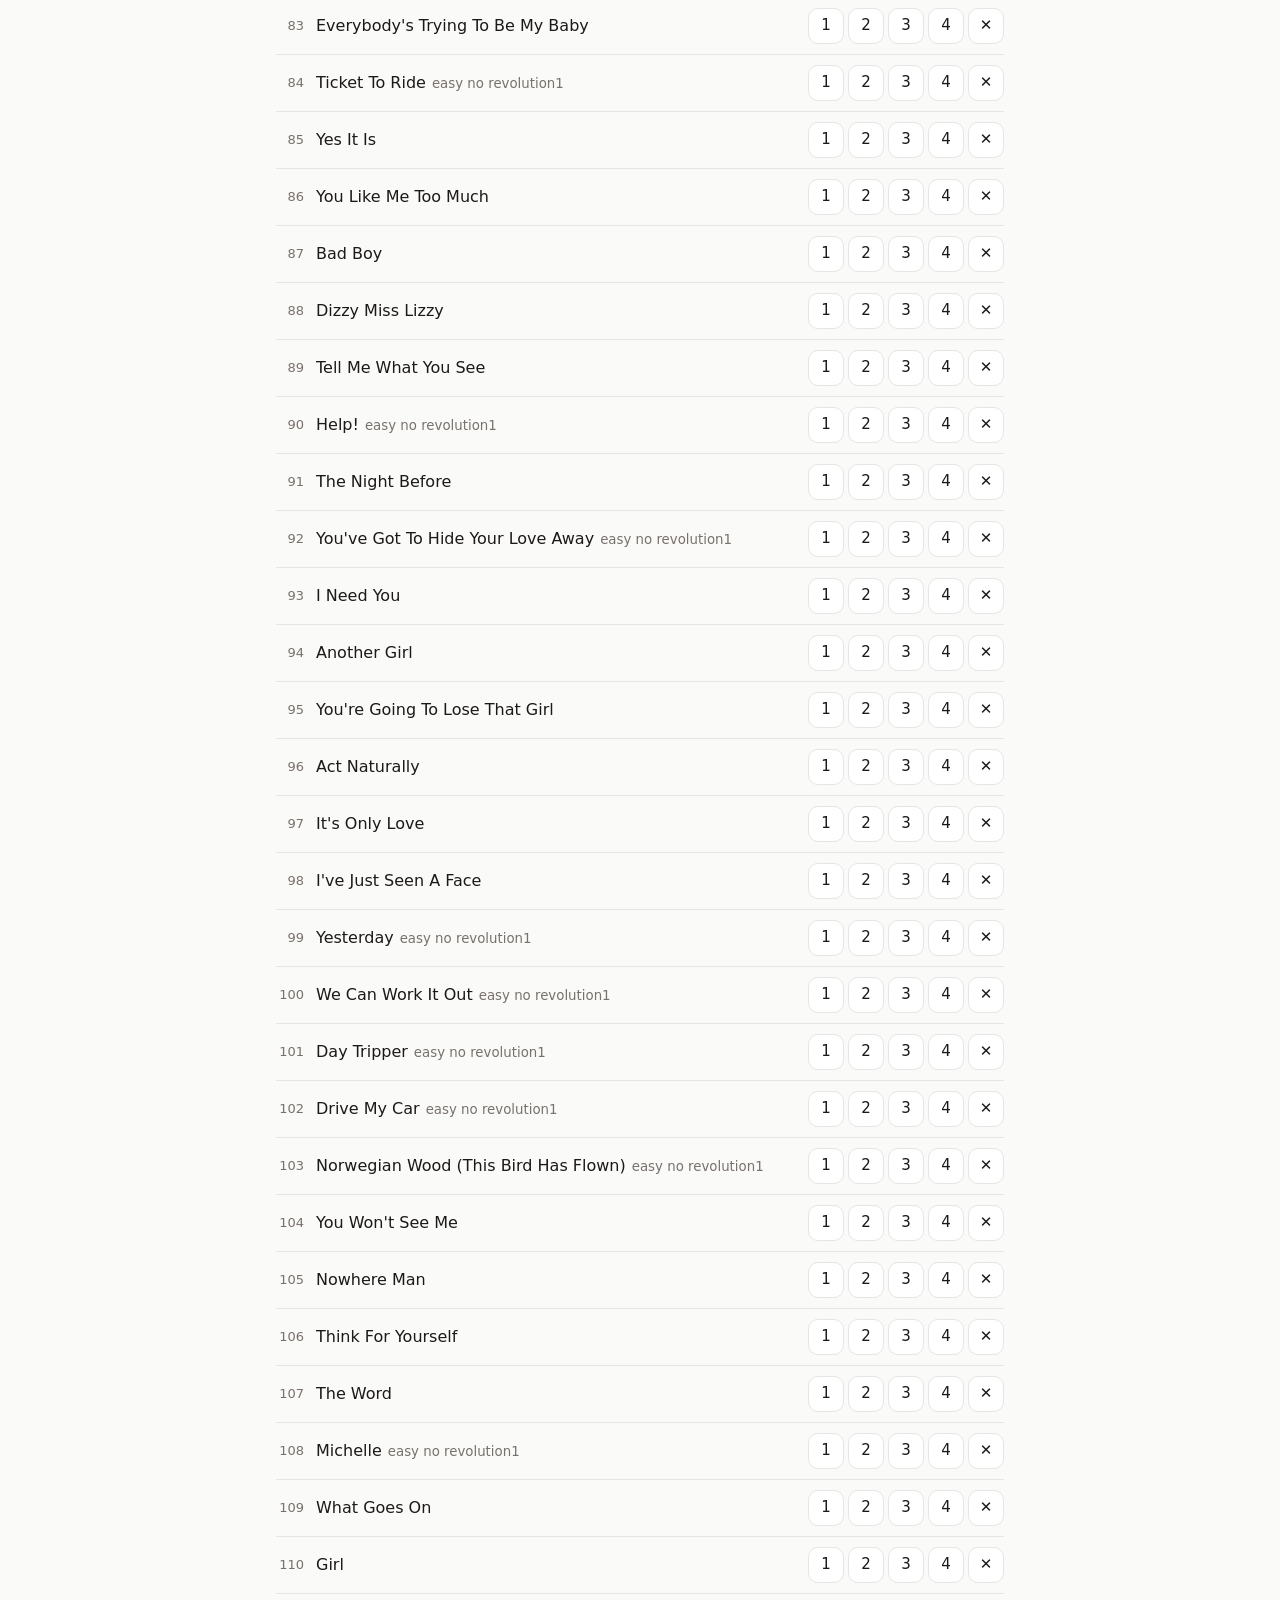
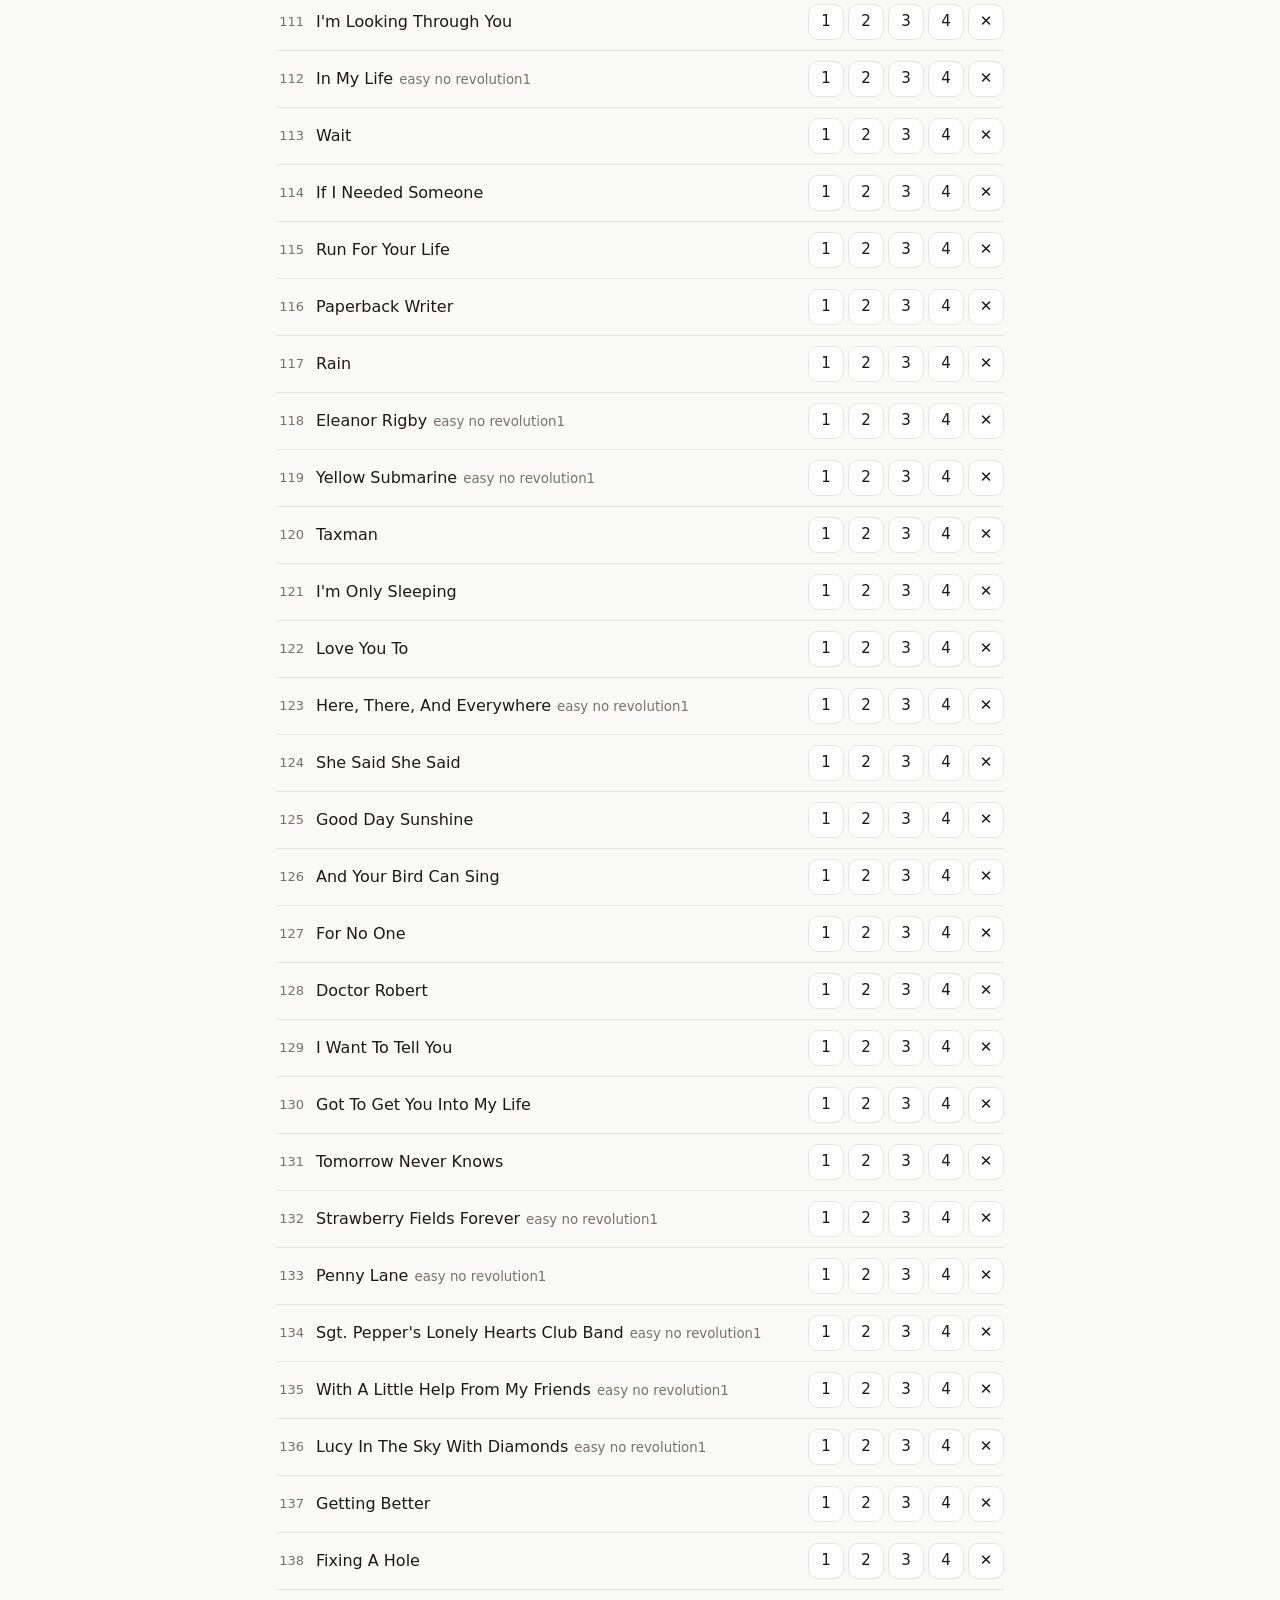
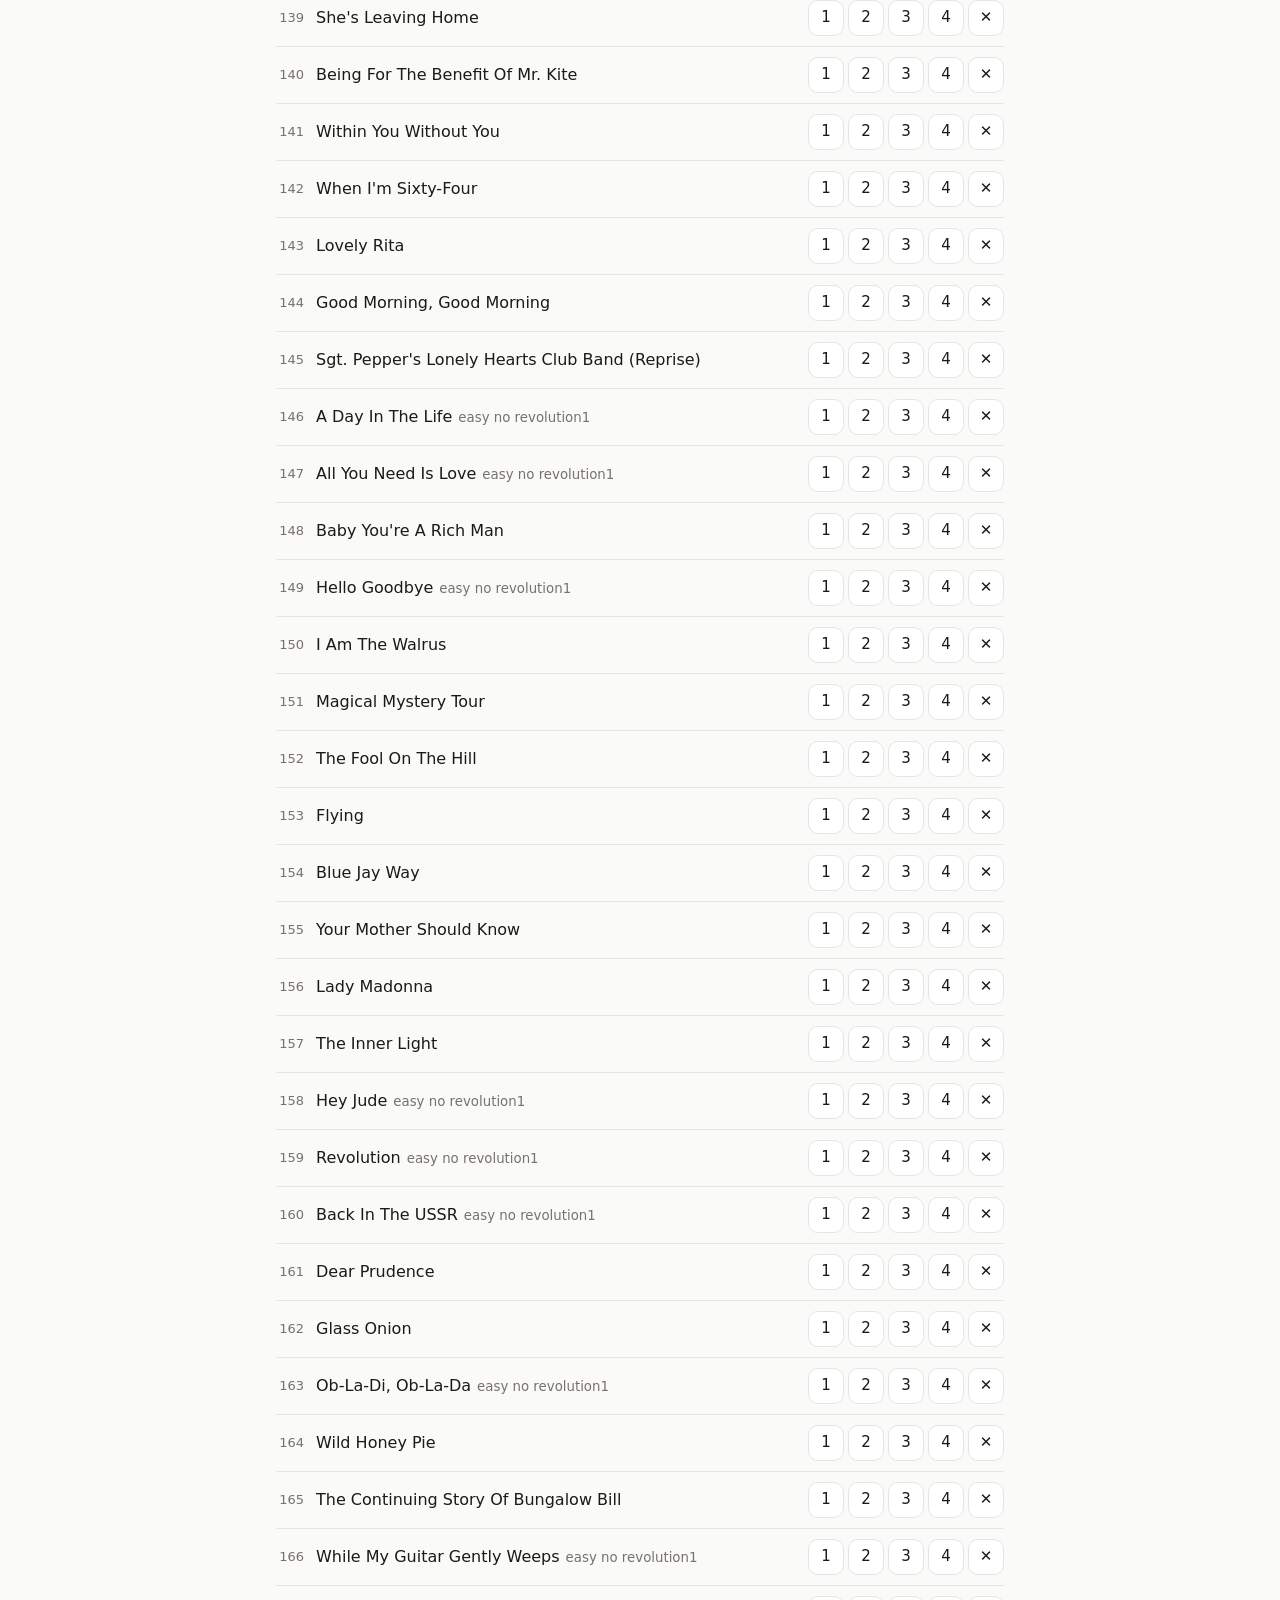
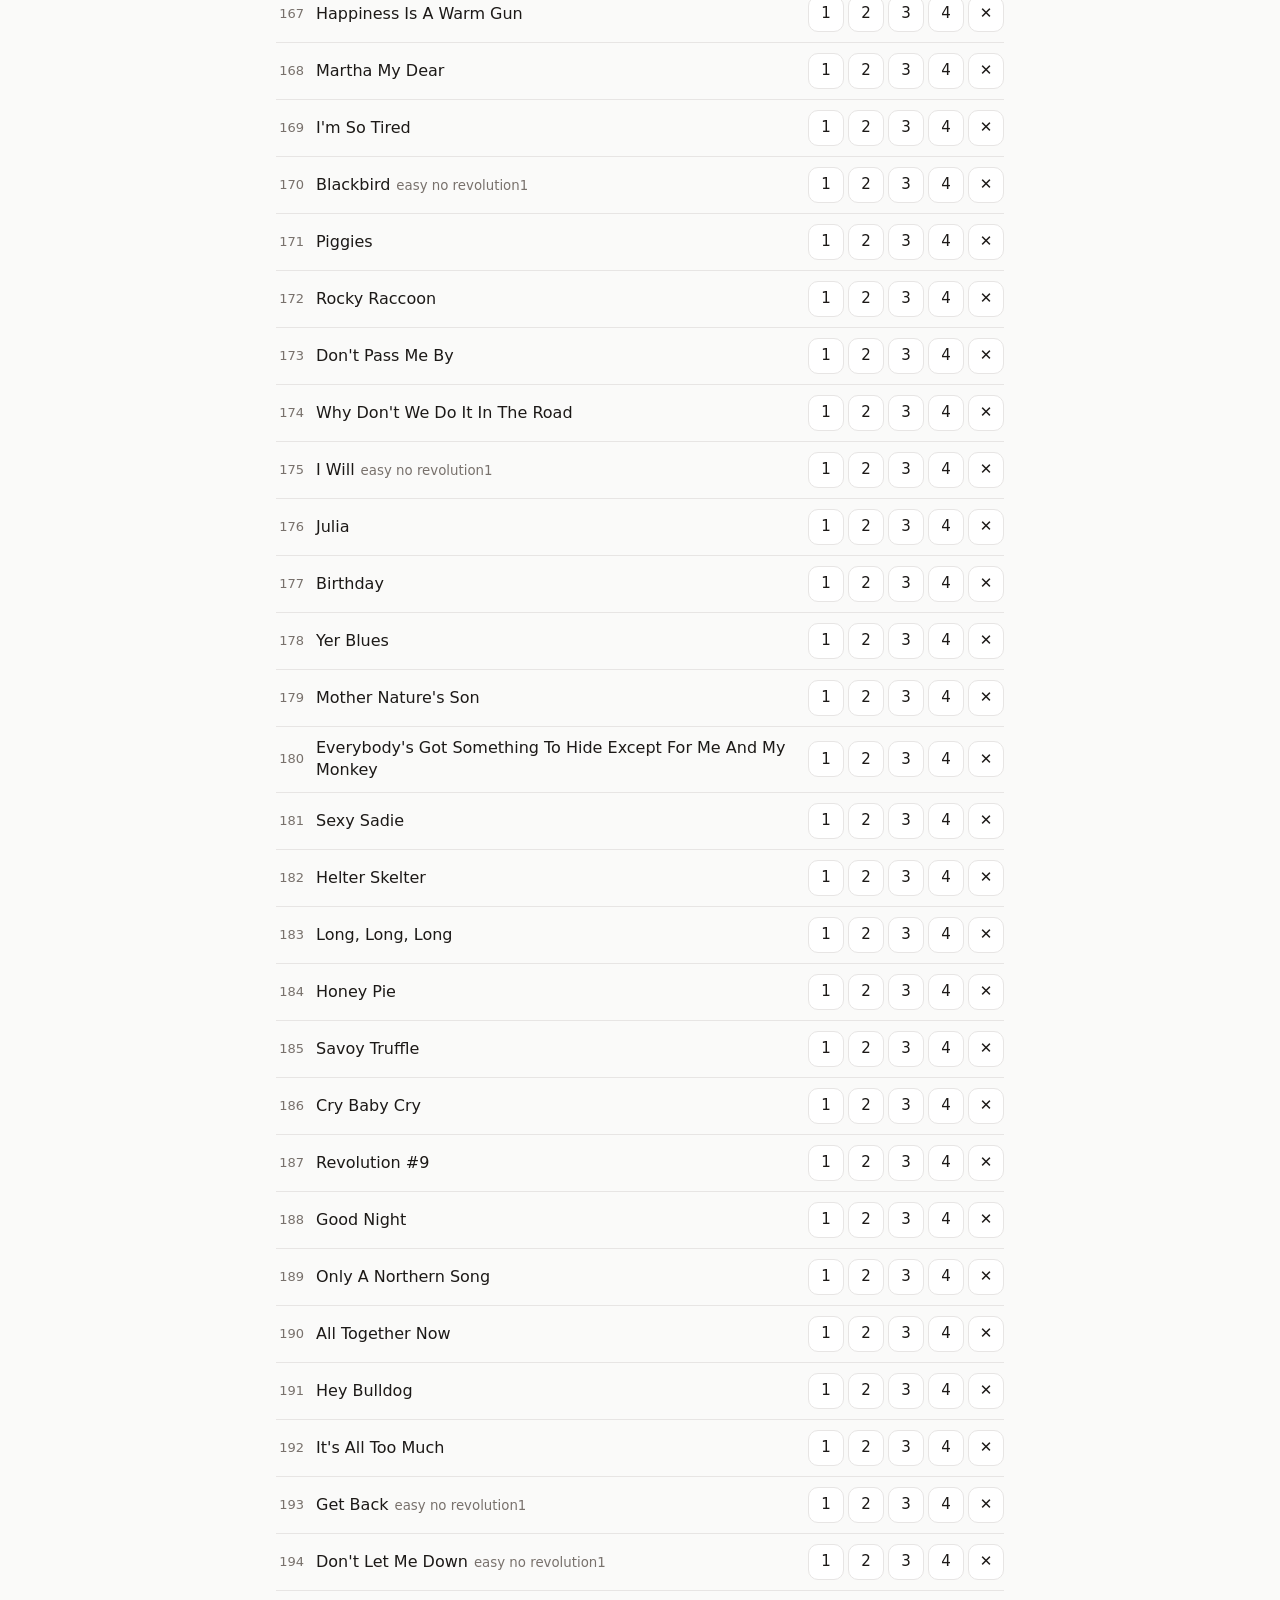
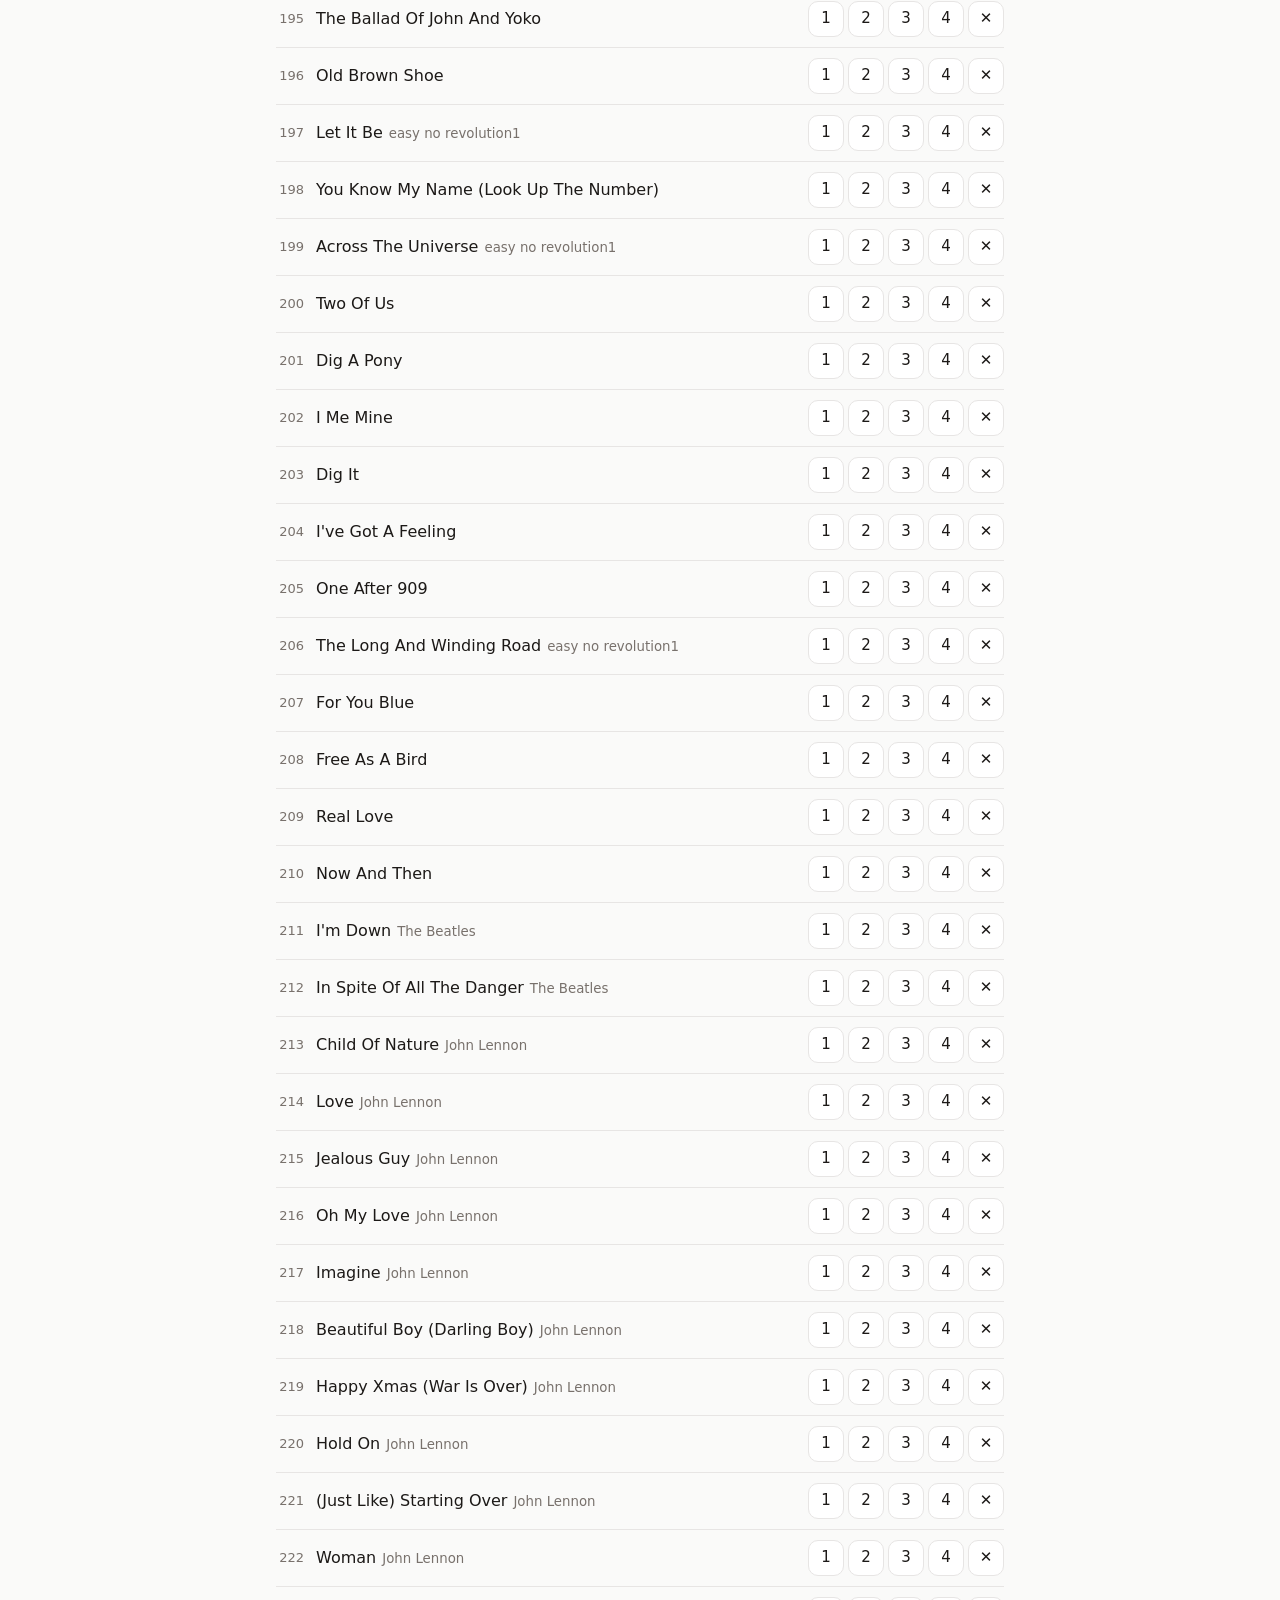
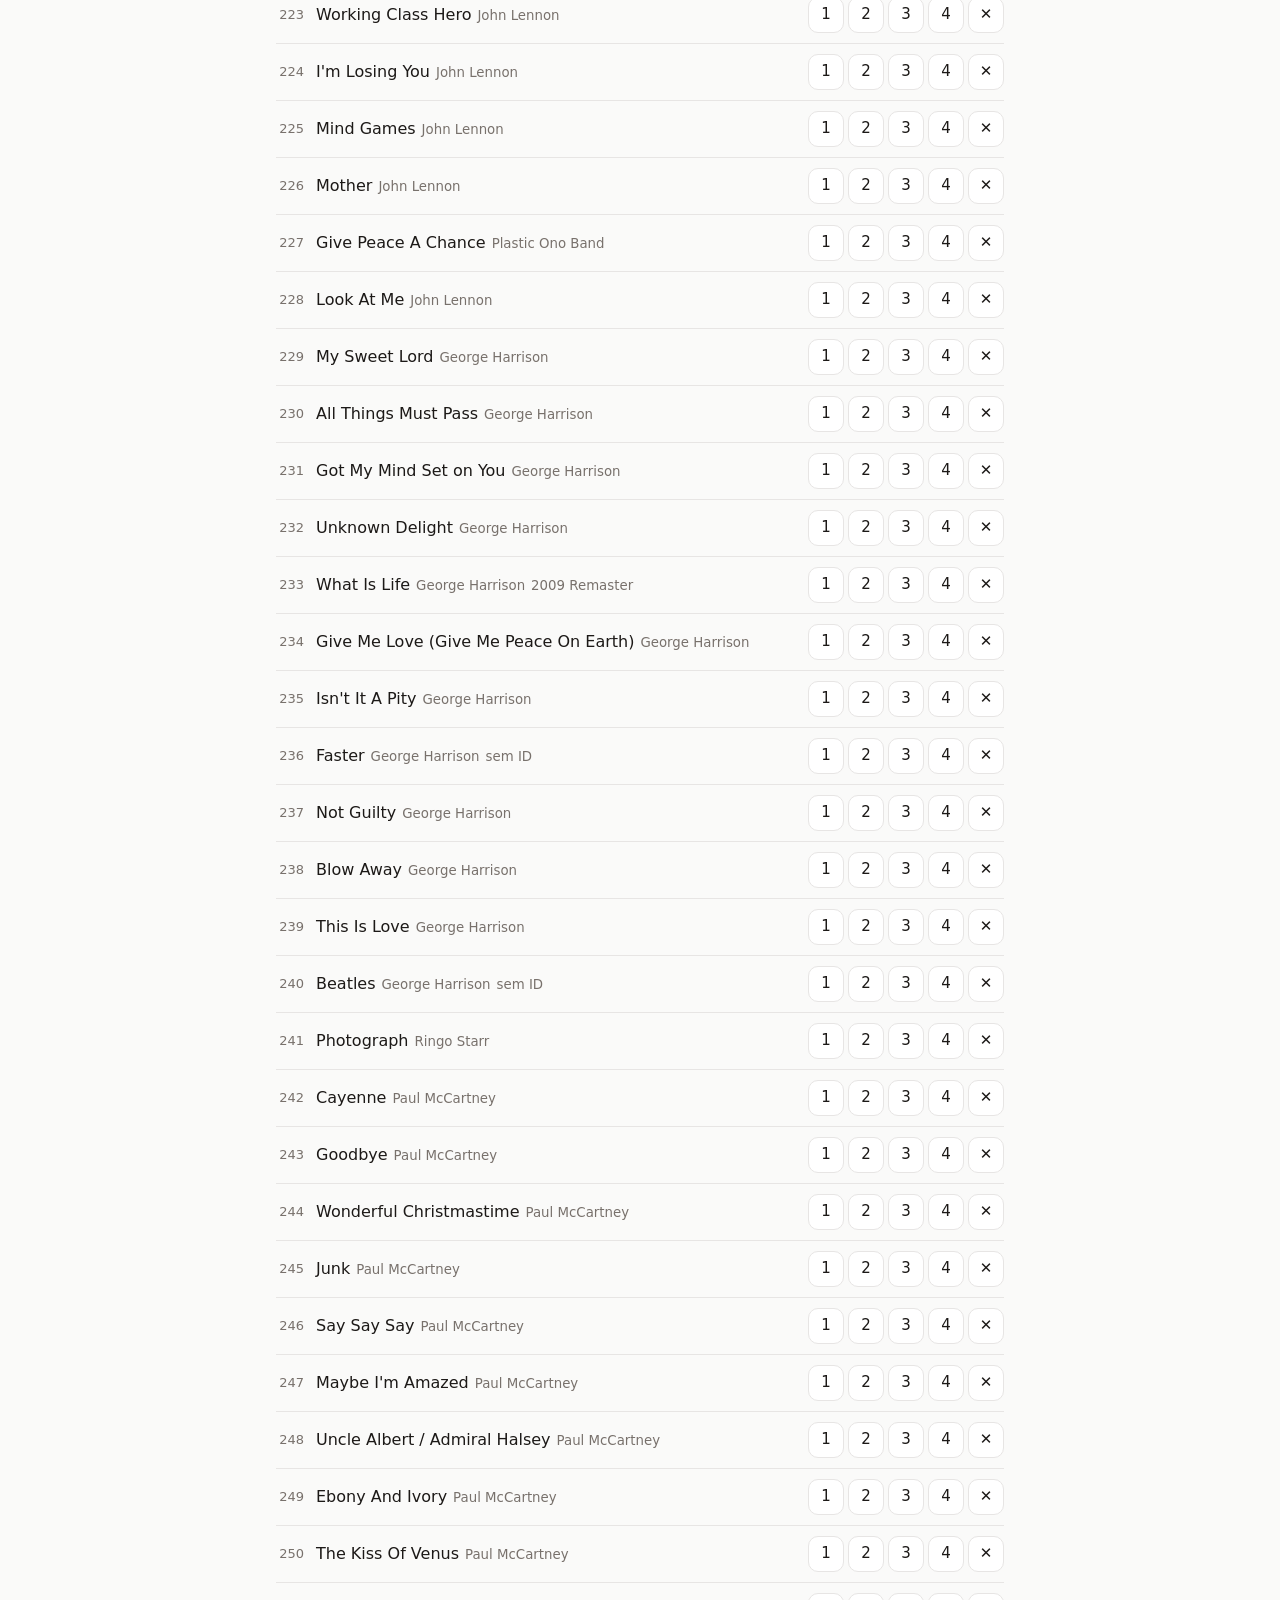
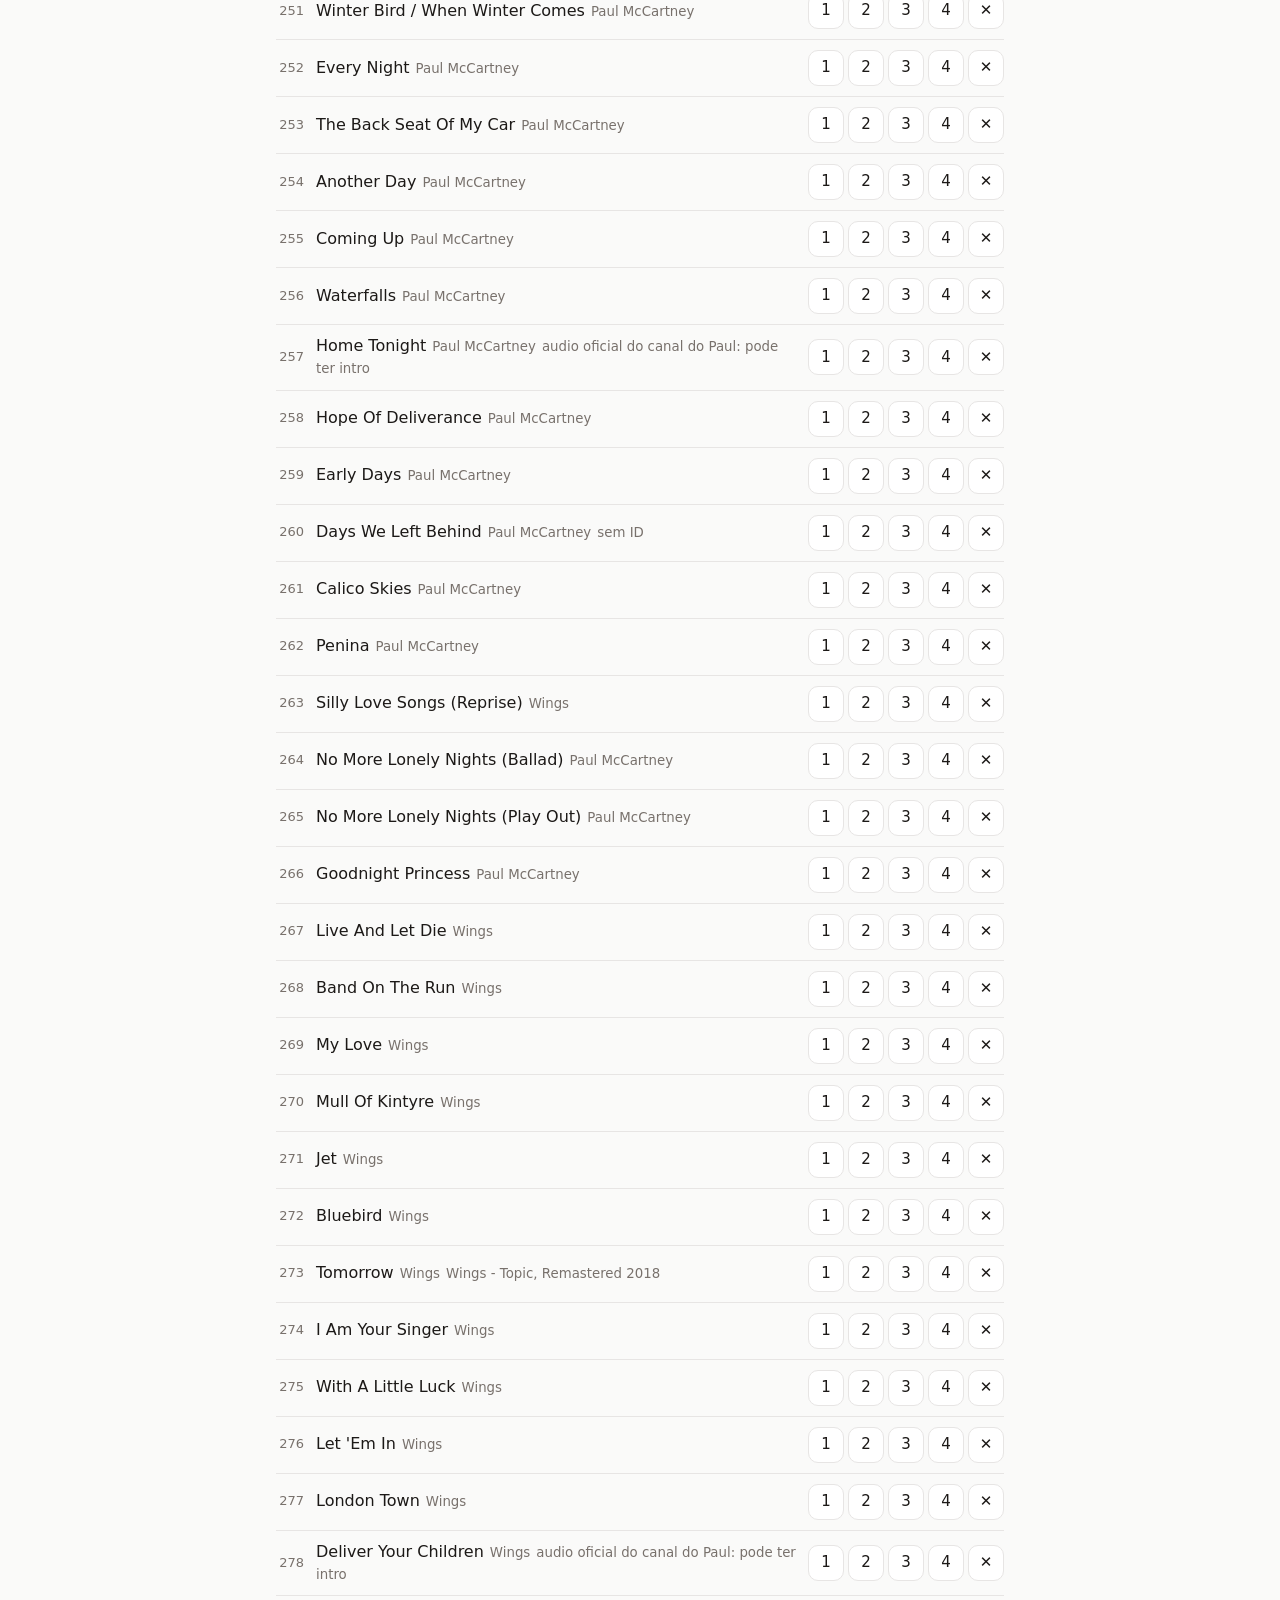
<file: tools/tier-songs.html>
<!doctype html>
<html lang="pt">
<head>
<meta charset="utf-8">
<meta name="viewport" content="width=device-width, initial-scale=1">
<title>Flagles - Dificuldade das músicas</title>
<style>
  :root { --bg:#fafaf9; --fg:#1c1917; --mut:#78716c; --line:#e7e5e4; --card:#fff; --acc:#2563eb; --acc-fg:#fff; }
  @media (prefers-color-scheme: dark) {
    :root { --bg:#141413; --fg:#f5f5f4; --mut:#a8a29e; --line:#2a2826; --card:#1c1b19; --acc:#60a5fa; --acc-fg:#0c0a09; }
  }
  * { box-sizing: border-box; }
  body { margin:0; background:var(--bg); color:var(--fg); font:16px/1.4 system-ui,-apple-system,Segoe UI,sans-serif; }
  header { position:sticky; top:0; background:var(--bg); border-bottom:1px solid var(--line); padding:12px 16px; z-index:2; }
  h1 { font-size:18px; margin:0 0 4px; font-weight:650; }
  .legend { color:var(--mut); font-size:13px; margin:0 0 10px; }
  .bar { display:flex; flex-wrap:wrap; gap:8px; align-items:center; }
  .chip, .btn { border:1px solid var(--line); background:var(--card); color:var(--fg); border-radius:999px; padding:6px 12px; font:inherit; font-size:14px; cursor:pointer; }
  .chip.on { background:var(--acc); color:var(--acc-fg); border-color:var(--acc); }
  input[type=search] { flex:1 1 140px; min-width:120px; border:1px solid var(--line); background:var(--card); color:var(--fg); border-radius:999px; padding:6px 12px; font:inherit; font-size:14px; }
  main { max-width:760px; margin:0 auto; padding:8px 16px 80px; }
  .row { display:flex; align-items:center; gap:12px; padding:10px 0; border-bottom:1px solid var(--line); }
  .n { width:28px; color:var(--mut); font-size:13px; text-align:right; flex:none; }
  .t { flex:1; min-width:0; }
  .t small { color:var(--mut); margin-left:6px; }
  .opts { display:flex; gap:4px; flex:none; }
  .opts button { width:36px; height:36px; border:1px solid var(--line); background:var(--card); color:var(--fg); border-radius:10px; font:inherit; font-size:15px; cursor:pointer; }
  .opts button.on { background:var(--acc); color:var(--acc-fg); border-color:var(--acc); }
  .opts button.x.on { background:#b91c1c; border-color:#b91c1c; color:#fff; }
  .status { color:var(--mut); font-size:13px; margin-left:auto; }
  @media (max-width:480px) { .row { flex-wrap:wrap; } .t { flex-basis:calc(100% - 40px); } .opts { margin-left:40px; } }
</style>
</head>
<body>
<header>
  <h1>Dificuldade das músicas</h1>
  <p class="legend">1 toda a gente conhece · 2 conhecida · 3 fã normal · 4 só fãs a sério · ✕ excluir. Guarda sozinho neste browser.</p>
  <div class="bar">
    <input type="search" id="q" placeholder="Procurar...">
    <button class="chip on" data-f="all">Todas</button>
    <button class="chip" data-f="none">Por classificar</button>
    <button class="chip" data-f="1">1</button>
    <button class="chip" data-f="2">2</button>
    <button class="chip" data-f="3">3</button>
    <button class="chip" data-f="4">4</button>
    <button class="chip" data-f="x">✕</button>
    <button class="chip" data-f="beatles">Beatles</button>
    <button class="chip" data-f="solo">Solo</button>
    <button class="btn" id="copy">Copiar JSON</button>
    <span class="status" id="status"></span>
  </div>
</header>
<main id="list"></main>
<script>
// [título, videoId (ou null), easy no revolution1, artista (ou null), grupo "beatles"|"solo", nota (ou null)]
const SONGS = [["Something", "MZ3Vh8jZFdE", true, null, "beatles", null], ["Oh! Darling", "erMgpfiOMSU", true, null, "beatles", null], ["I Want You (She's So Heavy)", "wNL6bd7SpDE", false, null, "beatles", null], ["Golden Slumbers", "hwi2ynHPB80", true, null, "beatles", null], ["Come Together", "wqaKHHxQFZc", true, null, "beatles", null], ["Here Comes The Sun", "GKdl-GCsNJ0", true, null, "beatles", null], ["Carry That Weight", "0RagyYjgY4g", false, null, "beatles", null], ["The End", "A5Tuu6UnEe8", false, null, "beatles", null], ["Maxwell's Silver Hammer", "3HuXFfq79I8", false, null, "beatles", null], ["You Never Give Me Your Money", "W8uZjeeOcQo", false, null, "beatles", null], ["Because", "2XyuywVao7g", false, null, "beatles", null], ["Octopus's Garden", "x9VzJpl05N0", false, null, "beatles", null], ["Polythene Pam", "Jq7VkBUQ2Xg", false, null, "beatles", null], ["Mean Mr Mustard", "Ts8L-6ghQuA", false, null, "beatles", null], ["Her Majesty", "QhmyhwszSWA", false, null, "beatles", null], ["Sun King", "ujBRavK6YWo", false, null, "beatles", null], ["Love Me Do", "0pGOFX1D_jg", true, null, "beatles", null], ["P.S. I Love You", "MA5DkiVKSlM", false, null, "beatles", null], ["Please Please Me", "czw8eqepir8", false, null, "beatles", null], ["Ask Me Why", "2ttGjtfQ7EA", false, null, "beatles", null], ["I Saw Her Standing There", "oxwAB3SECtc", true, null, "beatles", null], ["Misery", "qhbcN3ew9z0", false, null, "beatles", null], ["Anna (Go To Him)", "b3zNKWyLfus", false, null, "beatles", null], ["Chains", "rJOhavaeJYk", false, null, "beatles", null], ["Boys", "Qr8OuW5JJgQ", false, null, "beatles", null], ["Baby It's You", "AWUTlM6hz0g", false, null, "beatles", null], ["Do You Want To Know A Secret", "uRQ7ecvU56k", false, null, "beatles", null], ["A Taste of Honey", "MkQ1eOcl5ug", false, null, "beatles", null], ["There's A Place", "vTsbYbN8VVI", false, null, "beatles", null], ["Twist and Shout", "2RicaUqd9Hg", true, null, "beatles", null], ["From Me To You", "-XTB3bCYMK0", false, null, "beatles", null], ["Thank You Girl", "cGka0tXQYAI", false, null, "beatles", null], ["She Loves You", "oVCwDl-S09A", true, null, "beatles", null], ["I'll Get You", "nFEHqFUONHY", false, null, "beatles", null], ["It Won't Be Long", "UVKU6SevefY", false, null, "beatles", null], ["All I've Got To Do", "anMW41uvb_s", false, null, "beatles", null], ["All My Loving", "TSpiwK5fig0", true, null, "beatles", null], ["Don't Bother Me", "k03IQbaTcxc", false, null, "beatles", null], ["Little Child", "DVMfLIoejTc", false, null, "beatles", null], ["Till There Was You", "SHAqAO7w8M8", false, null, "beatles", null], ["Please Mister Postman", "v2Kk5IG2b8E", false, null, "beatles", null], ["Roll Over Beethoven", "Hz5jXwOXgKQ", false, null, "beatles", null], ["Hold Me Tight", "H42Ou13za30", false, null, "beatles", null], ["You Really Got A Hold On Me", "9rokS8Ao4nQ", false, null, "beatles", null], ["I Wanna Be Your Man", "mnct7Qf3SUQ", false, null, "beatles", null], ["Devil In Her Heart", "IGe-jfFrxCk", false, null, "beatles", null], ["Not A Second Time", "Gi8dTDuRCOk", false, null, "beatles", null], ["Money (That's What I Want)", "CeWjEYhk7Xo", false, null, "beatles", null], ["I Want To Hold Your Hand", "v1HDt1tknTc", true, null, "beatles", null], ["This Boy", "VhuU8KDLdO4", false, null, "beatles", null], ["Can't Buy Me Love", "h3WJiqc_bEs", true, null, "beatles", null], ["You Can't Do That", "6PK21u7YzmI", false, null, "beatles", null], ["Long Tall Sally", "w-iA9-D_Mbw", false, null, "beatles", null], ["I Call Your Name", "r5mzQHQxoSg", false, null, "beatles", null], ["Slow Down", "HbsyDHxca7Y", false, null, "beatles", null], ["Matchbox", "Brd2v1NcYWg", false, null, "beatles", null], ["A Hard Day's Night", "AMSiHdrHl0g", true, null, "beatles", null], ["Things We Said Today", "NItAlTsPuQg", false, null, "beatles", null], ["I Should Have Known Better", "5en2JMLA8Z0", false, null, "beatles", null], ["If I Fell", "F_80s6S_7Vw", false, null, "beatles", null], ["I'm Happy Just To Dance With You", "B7X1oUfa8uE", false, null, "beatles", null], ["And I Love Her", "5tc0gLSSU1M", true, null, "beatles", null], ["Tell Me Why", "GVub1QCUCGc", false, null, "beatles", null], ["Any Time At All", "WuB7F-gRdJo", false, null, "beatles", null], ["I'll Cry Instead", "zfnkMBOSIUQ", false, null, "beatles", null], ["When I Get Home", "TN8odbpRgnU", false, null, "beatles", null], ["I'll Be Back", "fJSTBNTac6k", false, null, "beatles", null], ["I Feel Fine", "xLBVgnZyuic", true, null, "beatles", null], ["She's A Woman", "lQomFaLyQ5I", false, null, "beatles", null], ["No Reply", "YgFo9STa70E", false, null, "beatles", null], ["I'm A Loser", "f70Z3cvrQd0", false, null, "beatles", null], ["Baby's In Black", "TJFpUb7JGYo", false, null, "beatles", null], ["Rock And Roll Music", "IRF6nmqcbxo", false, null, "beatles", null], ["I'll Follow The Sun", "28d_A_NuJ7A", false, null, "beatles", null], ["Mr. Moonlight", "FZQ8nWZJrhA", false, null, "beatles", null], ["Kansas City - Hey, Hey, Hey, Hey", "4xvW-Nf9VAw", false, null, "beatles", null], ["Eight Days A Week", "XTfmuDjwQTw", true, null, "beatles", null], ["Words Of Love", "no-nuFTHetE", false, null, "beatles", null], ["Honey Don't", "XIc-VCw5r0A", false, null, "beatles", null], ["Every Little Thing", "jrDikOz8YSU", false, null, "beatles", null], ["I Don't Want To Spoil The Party", "zqVDvLDLsjI", false, null, "beatles", null], ["What You're Doing", "7Sba2LbhkVY", false, null, "beatles", null], ["Everybody's Trying To Be My Baby", "wn7FiAdHcmw", false, null, "beatles", null], ["Ticket To Ride", "UHsN9d4FTVI", true, null, "beatles", null], ["Yes It Is", "acWj7M0-9rY", false, null, "beatles", null], ["You Like Me Too Much", "ZqCf3D26YlA", false, null, "beatles", null], ["Bad Boy", "u8hOfWs2Xmw", false, null, "beatles", null], ["Dizzy Miss Lizzy", "psJ1cHm_su4", false, null, "beatles", null], ["Tell Me What You See", "bztiAcsATyI", false, null, "beatles", null], ["Help!", "MKUex3fci5c", true, null, "beatles", null], ["The Night Before", "7tD40D7jk-Q", false, null, "beatles", null], ["You've Got To Hide Your Love Away", "V8nLraecPRY", true, null, "beatles", null], ["I Need You", "6t24nX_sak8", false, null, "beatles", null], ["Another Girl", "EMBYNWr5R_U", false, null, "beatles", null], ["You're Going To Lose That Girl", "vqpEZuv29qE", false, null, "beatles", null], ["Act Naturally", "yjJd8rZPcAQ", false, null, "beatles", null], ["It's Only Love", "OPiKDHYCkjs", false, null, "beatles", null], ["I've Just Seen A Face", "m8LbJfC0SYM", false, null, "beatles", null], ["Yesterday", "NrgmdOz227I", true, null, "beatles", null], ["We Can Work It Out", "IgRrWPdzkao", true, null, "beatles", null], ["Day Tripper", "2IbPn5j2YKk", true, null, "beatles", null], ["Drive My Car", "kfSQkZuIx84", true, null, "beatles", null], ["Norwegian Wood (This Bird Has Flown)", "Y_V6y1ZCg_8", true, null, "beatles", null], ["You Won't See Me", "OsjTO0yZQjk", false, null, "beatles", null], ["Nowhere Man", "8scSwaKbE64", false, null, "beatles", null], ["Think For Yourself", "vtx5NTxebJk", false, null, "beatles", null], ["The Word", "RfBEqiEhCgM", false, null, "beatles", null], ["Michelle", "WoBLi5eE-wY", true, null, "beatles", null], ["What Goes On", "PtC_l4kz7yw", false, null, "beatles", null], ["Girl", "-8l3ntDR_lI", false, null, "beatles", null], ["I'm Looking Through You", "gH6i9JAdJrQ", false, null, "beatles", null], ["In My Life", "YBcdt6DsLQA", true, null, "beatles", null], ["Wait", "qJngWval8Bc", false, null, "beatles", null], ["If I Needed Someone", "Kt5OoWr4v1k", false, null, "beatles", null], ["Run For Your Life", "yzHXtxcIkg4", false, null, "beatles", null], ["Paperback Writer", "SepZDSkY4Ro", false, null, "beatles", null], ["Rain", "FkY9BEuLJk4", false, null, "beatles", null], ["Eleanor Rigby", "ZqYK9Qfh6kE", true, null, "beatles", null], ["Yellow Submarine", "KuqMJ9qdflw", true, null, "beatles", null], ["Taxman", "xYCntCKHy6I", false, null, "beatles", null], ["I'm Only Sleeping", "sAG3m3p9UeI", false, null, "beatles", null], ["Love You To", "tE93TJDKTQU", false, null, "beatles", null], ["Here, There, And Everywhere", "vs7U4xfkAfI", true, null, "beatles", null], ["She Said She Said", "3iybCwJdudM", false, null, "beatles", null], ["Good Day Sunshine", "6dC7ILQ_vtE", false, null, "beatles", null], ["And Your Bird Can Sing", "sOUlbredoUM", false, null, "beatles", null], ["For No One", "sep5E3ssXLQ", false, null, "beatles", null], ["Doctor Robert", "-iYhUmcsFjI", false, null, "beatles", null], ["I Want To Tell You", "yqUUBUbfK3U", false, null, "beatles", null], ["Got To Get You Into My Life", "HzfnEB5foq4", false, null, "beatles", null], ["Tomorrow Never Knows", "O58ouPdjgo0", false, null, "beatles", null], ["Strawberry Fields Forever", "gS_-aHQxUqw", true, null, "beatles", null], ["Penny Lane", "0wE0G9GTCAs", true, null, "beatles", null], ["Sgt. Pepper's Lonely Hearts Club Band", "xwwABrNLvFs", true, null, "beatles", null], ["With A Little Help From My Friends", "GooL7-iPMYI", true, null, "beatles", null], ["Lucy In The Sky With Diamonds", "l7x-0c9jl4Y", true, null, "beatles", null], ["Getting Better", "w5F8wG4tUgA", false, null, "beatles", null], ["Fixing A Hole", "nGRoSJaz-nw", false, null, "beatles", null], ["She's Leaving Home", "LNsIgZqTTDY", false, null, "beatles", null], ["Being For The Benefit Of Mr. Kite", "TJNndwGFJIM", false, null, "beatles", null], ["Within You Without You", "Mr54nqD1URA", false, null, "beatles", null], ["When I'm Sixty-Four", "f7TANPFMf1k", false, null, "beatles", null], ["Lovely Rita", "eqe_yLT8wd4", false, null, "beatles", null], ["Good Morning, Good Morning", "Ru3O23zqqaE", false, null, "beatles", null], ["Sgt. Pepper's Lonely Hearts Club Band (Reprise)", "6hMy0ByBiKM", false, null, "beatles", null], ["A Day In The Life", "YSGHER4BWME", true, null, "beatles", null], ["All You Need Is Love", "4EGczv7iiEk", true, null, "beatles", null], ["Baby You're A Rich Man", "i5m-sgtwFck", false, null, "beatles", null], ["Hello Goodbye", "P2C3f0Atcoo", true, null, "beatles", null], ["I Am The Walrus", "dqOFHyQHEF4", false, null, "beatles", null], ["Magical Mystery Tour", "ge214KAOnLY", false, null, "beatles", null], ["The Fool On The Hill", "rtnAI1hgNyI", false, null, "beatles", null], ["Flying", "Z1ONJQLdZrk", false, null, "beatles", null], ["Blue Jay Way", "ixmOAb6qzvY", false, null, "beatles", null], ["Your Mother Should Know", "tCXsFjzMKdc", false, null, "beatles", null], ["Lady Madonna", "czhd27cN2dg", false, null, "beatles", null], ["The Inner Light", "swT6YTPYwgM", false, null, "beatles", null], ["Hey Jude", "mQER0A0ej0M", true, null, "beatles", null], ["Revolution", "6MbqzDm1uCo", true, null, "beatles", null], ["Back In The USSR", "yOYArc7mFiE", true, null, "beatles", null], ["Dear Prudence", "I4xw_Dx0pIg", false, null, "beatles", null], ["Glass Onion", "jGhcsuqNIOc", false, null, "beatles", null], ["Ob-La-Di, Ob-La-Da", "vYEY5Jmz3pU", true, null, "beatles", null], ["Wild Honey Pie", "iUndtEiqZc4", false, null, "beatles", null], ["The Continuing Story Of Bungalow Bill", "5yAOb477ano", false, null, "beatles", null], ["While My Guitar Gently Weeps", "YFDg-pgE0Hk", true, null, "beatles", null], ["Happiness Is A Warm Gun", "nIR6AAjEg5U", false, null, "beatles", null], ["Martha My Dear", "SQaqoNZ_35o", false, null, "beatles", null], ["I'm So Tired", "bJ_OMbWJ46g", false, null, "beatles", null], ["Blackbird", "c5GCNDw4X_0", true, null, "beatles", null], ["Piggies", "t0nzZ8-kIf0", false, null, "beatles", null], ["Rocky Raccoon", "y7WBngMzqS4", false, null, "beatles", null], ["Don't Pass Me By", "U7ivAZqWKH0", false, null, "beatles", null], ["Why Don't We Do It In The Road", "V7jel2l_iag", false, null, "beatles", null], ["I Will", "SZBsVbKROV0", true, null, "beatles", null], ["Julia", "OKDloS2gBHs", false, null, "beatles", null], ["Birthday", "UeOHAzjxLhk", false, null, "beatles", null], ["Yer Blues", "huR__xAcUQs", false, null, "beatles", null], ["Mother Nature's Son", "9Ta9FUOQ4oY", false, null, "beatles", null], ["Everybody's Got Something To Hide Except For Me And My Monkey", "4fv_gCn1CUU", false, null, "beatles", null], ["Sexy Sadie", "l5DMdnf9me0", false, null, "beatles", null], ["Helter Skelter", "Uk1hCSA89fc", false, null, "beatles", null], ["Long, Long, Long", "yp5elOxcT34", false, null, "beatles", null], ["Honey Pie", "1ELUBYZ61o4", false, null, "beatles", null], ["Savoy Truffle", "eHlyjSm0eR4", false, null, "beatles", null], ["Cry Baby Cry", "Lb6TyIIb1fI", false, null, "beatles", null], ["Revolution #9", "jF7SgFtSbaI", false, null, "beatles", null], ["Good Night", "FBxeM77LO7w", false, null, "beatles", null], ["Only A Northern Song", "vcvd-L73Cqs", false, null, "beatles", null], ["All Together Now", "73lj5qJbrms", false, null, "beatles", null], ["Hey Bulldog", "g6DVE305g0s", false, null, "beatles", null], ["It's All Too Much", "2zc3idF_IZ0", false, null, "beatles", null], ["Get Back", "xNQXWAeLo3s", true, null, "beatles", null], ["Don't Let Me Down", "Xz1g63DlVAU", true, null, "beatles", null], ["The Ballad Of John And Yoko", "oZnm_s3wZeo", false, null, "beatles", null], ["Old Brown Shoe", "GGUzvyIdy9A", false, null, "beatles", null], ["Let It Be", "AbNFLI720_U", true, null, "beatles", null], ["You Know My Name (Look Up The Number)", "iMhKWOP6EZQ", false, null, "beatles", null], ["Across The Universe", "eqUzU552X8A", true, null, "beatles", null], ["Two Of Us", "dwtaADfz2WU", false, null, "beatles", null], ["Dig A Pony", "cxjzrfXMkao", false, null, "beatles", null], ["I Me Mine", "LBZ6hg7RVp8", false, null, "beatles", null], ["Dig It", "CAtFrU978Xc", false, null, "beatles", null], ["I've Got A Feeling", "3pPZRgb7uc8", false, null, "beatles", null], ["One After 909", "RLjJ3VrRKx4", false, null, "beatles", null], ["The Long And Winding Road", "GLkhWfVIxi8", true, null, "beatles", null], ["For You Blue", "Li9hWkZmh7g", false, null, "beatles", null], ["Free As A Bird", "6cDHvw8fn2c", false, null, "beatles", null], ["Real Love", "Y2iDmuoIRl0", false, null, "beatles", null], ["Now And Then", "AW55J2zE3N4", false, null, "beatles", null], ["I'm Down", "lOWrScjXMRE", false, "The Beatles", "beatles", null], ["In Spite Of All The Danger", "hADNCcYFjc0", false, "The Beatles", "beatles", null], ["Child Of Nature", "cGAw_k3maXs", false, "John Lennon", "solo", null], ["Love", "MUTz3LQEq1Q", false, "John Lennon", "solo", null], ["Jealous Guy", "bayp3-VbyMk", false, "John Lennon", "solo", null], ["Oh My Love", "u3QZVdqUidw", false, "John Lennon", "solo", null], ["Imagine", "0DNwYnJivJw", false, "John Lennon", "solo", null], ["Beautiful Boy (Darling Boy)", "1BZkYfqa4Fs", false, "John Lennon", "solo", null], ["Happy Xmas (War Is Over)", "8JhBG5UyYP8", false, "John Lennon", "solo", null], ["Hold On", "DzQy-EsNfuM", false, "John Lennon", "solo", null], ["(Just Like) Starting Over", "dfbAAiL5ec8", false, "John Lennon", "solo", null], ["Woman", "e-gOfkB3TDE", false, "John Lennon", "solo", null], ["Working Class Hero", "DeiJUW35drY", false, "John Lennon", "solo", null], ["I'm Losing You", "kVQB2p2JiWQ", false, "John Lennon", "solo", null], ["Mind Games", "QLeObvcUii4", false, "John Lennon", "solo", null], ["Mother", "3D0nMzHjMR8", false, "John Lennon", "solo", null], ["Give Peace A Chance", "tEztCyoy96A", false, "Plastic Ono Band", "solo", null], ["Look At Me", "NOBap35ohx8", false, "John Lennon", "solo", null], ["My Sweet Lord", "6wHBsMoHFWs", false, "George Harrison", "solo", null], ["All Things Must Pass", "Z9RapVptT1k", false, "George Harrison", "solo", null], ["Got My Mind Set on You", "SuJuJA5k44Y", false, "George Harrison", "solo", null], ["Unknown Delight", "9cTCTfjTndU", false, "George Harrison", "solo", null], ["What Is Life", "5Y5olEjNjAw", false, "George Harrison", "solo", "2009 Remaster"], ["Give Me Love (Give Me Peace On Earth)", "8LqCMF-nr8s", false, "George Harrison", "solo", null], ["Isn't It A Pity", "-n-LULDiJxk", false, "George Harrison", "solo", null], ["Faster", null, false, "George Harrison", "solo", null], ["Not Guilty", "84MOwegIxT0", false, "George Harrison", "solo", null], ["Blow Away", "AmdhBUrJi2A", false, "George Harrison", "solo", null], ["This Is Love", "CqpaLc81ivs", false, "George Harrison", "solo", null], ["Beatles", null, false, "George Harrison", "solo", null], ["Photograph", "nevdSt_2PIM", false, "Ringo Starr", "solo", null], ["Cayenne", "nGRKmuLE0hs", false, "Paul McCartney", "solo", null], ["Goodbye", "1EIcqz-sjy4", false, "Paul McCartney", "solo", null], ["Wonderful Christmastime", "2TfWo3GsIII", false, "Paul McCartney", "solo", null], ["Junk", "3svS8Nk6-Jk", false, "Paul McCartney", "solo", null], ["Say Say Say", "hu7hmBJLpkk", false, "Paul McCartney", "solo", null], ["Maybe I'm Amazed", "yXUNW6lYom8", false, "Paul McCartney", "solo", null], ["Uncle Albert / Admiral Halsey", "8Y8fDsU0hX8", false, "Paul McCartney", "solo", null], ["Ebony And Ivory", "r4mlhcFKzXQ", false, "Paul McCartney", "solo", null], ["The Kiss Of Venus", "wvs0ny0mSzc", false, "Paul McCartney", "solo", null], ["Winter Bird / When Winter Comes", "L0hKryxZJV0", false, "Paul McCartney", "solo", null], ["Every Night", "aSHkH_uMmtY", false, "Paul McCartney", "solo", null], ["The Back Seat Of My Car", "yK-FnCnBbUI", false, "Paul McCartney", "solo", null], ["Another Day", "hhoiwDLVTnE", false, "Paul McCartney", "solo", null], ["Coming Up", "FI5GSg6594k", false, "Paul McCartney", "solo", null], ["Waterfalls", "2xL9rbdnzj0", false, "Paul McCartney", "solo", null], ["Home Tonight", "_UMdKwsjJHg", false, "Paul McCartney", "solo", "audio oficial do canal do Paul: pode ter intro"], ["Hope Of Deliverance", "nQAFTcZlF9w", false, "Paul McCartney", "solo", null], ["Early Days", "usYRMXf5LoU", false, "Paul McCartney", "solo", null], ["Days We Left Behind", null, false, "Paul McCartney", "solo", null], ["Calico Skies", "qAlroNJsjzY", false, "Paul McCartney", "solo", null], ["Penina", "vpNficfiGh0", false, "Paul McCartney", "solo", null], ["Silly Love Songs (Reprise)", "bcP9rsYHaXk", false, "Wings", "solo", null], ["No More Lonely Nights (Ballad)", "55H6ZsR3SdY", false, "Paul McCartney", "solo", null], ["No More Lonely Nights (Play Out)", "xLmxzUc9Y-0", false, "Paul McCartney", "solo", null], ["Goodnight Princess", "kDkvYFkDyU0", false, "Paul McCartney", "solo", null], ["Live And Let Die", "08saJgLmytU", false, "Wings", "solo", null], ["Band On The Run", "QZGurhtlve8", false, "Wings", "solo", null], ["My Love", "fx9r3_Yf-7Q", false, "Wings", "solo", null], ["Mull Of Kintyre", "7-QGomDoLQ4", false, "Wings", "solo", null], ["Jet", "OPPUFV0GVUc", false, "Wings", "solo", null], ["Bluebird", "7xeGCfV8Hh8", false, "Wings", "solo", null], ["Tomorrow", "L8TByNr9ynI", false, "Wings", "solo", "Wings - Topic, Remastered 2018"], ["I Am Your Singer", "gTl1NHyOpIU", false, "Wings", "solo", null], ["With A Little Luck", "c65L8OSCqv8", false, "Wings", "solo", null], ["Let 'Em In", "C2mnHA51NQE", false, "Wings", "solo", null], ["London Town", "Ave-C58FM0c", false, "Wings", "solo", null], ["Deliver Your Children", "0Nz91y5uoGM", false, "Wings", "solo", "audio oficial do canal do Paul: pode ter intro"], ["One More Kiss", "ZgRro7MyIEo", false, "Paul McCartney", "solo", null]];
const KEY = "flagles-song-tiers-v1";
let tiers = {};
try { tiers = JSON.parse(localStorage.getItem(KEY) || "{}"); } catch (e) {}
let filter = "all", query = "";

const list = document.getElementById("list");
const status = document.getElementById("status");

function save() { try { localStorage.setItem(KEY, JSON.stringify(tiers)); } catch (e) {} }
function norm(s) { return s.toLowerCase().normalize("NFD").replace(/[̀-ͯ]/g, ""); }

function render() {
  list.innerHTML = "";
  let shown = 0;
  SONGS.forEach(([title, id, easy, artist, group, note], i) => {
    const v = tiers[title];
    if (filter === "none" && v) return;
    if (["1","2","3","4","x"].includes(filter) && String(v) !== filter) return;
    if (filter === "beatles" && group !== "beatles") return;
    if (filter === "solo" && group !== "solo") return;
    if (query && !norm(title).includes(norm(query))) return;
    shown++;
    const row = document.createElement("div");
    row.className = "row";
    row.innerHTML = `<span class="n">${i + 1}</span><span class="t">${title}${artist ? `<small>${artist}</small>` : ""}${easy ? "<small>easy no revolution1</small>" : ""}${id ? "" : "<small>sem ID</small>"}${note ? `<small>${note}</small>` : ""}</span>`;
    const opts = document.createElement("div");
    opts.className = "opts";
    ["1","2","3","4","x"].forEach(o => {
      const b = document.createElement("button");
      b.textContent = o === "x" ? "✕" : o;
      if (o === "x") b.classList.add("x");
      if (String(v) === o) b.classList.add("on");
      b.onclick = () => { if (String(tiers[title]) === o) delete tiers[title]; else tiers[title] = o; save(); render(); };
      opts.appendChild(b);
    });
    row.appendChild(opts);
    list.appendChild(row);
  });
  const done = SONGS.filter(s => tiers[s[0]]).length;
  status.textContent = `${done}/${SONGS.length} classificadas · ${shown} visíveis`;
}

document.querySelectorAll(".chip").forEach(c => c.onclick = () => {
  document.querySelectorAll(".chip").forEach(x => x.classList.remove("on"));
  c.classList.add("on"); filter = c.dataset.f; render();
});
document.getElementById("q").oninput = e => { query = e.target.value; render(); };
document.getElementById("copy").onclick = async () => {
  const out = SONGS.map(([title, id, , artist, group]) => ({ title, artist, group, videoId: id, tier: tiers[title] || null }));
  const text = JSON.stringify(out, null, 2);
  try { await navigator.clipboard.writeText(text); status.textContent = "JSON copiado"; }
  catch (e) { window.prompt("Copia o JSON:", text); }
};
render();
</script>
</body>
</html>
</file>
<file: css/style.css>
/* Flagles: papel quente, tinta e um azul cobalto. Versão anterior em css/_old/style-step7.css */

@font-face { font-family: "Fraunces"; src: url("../fonts/fraunces-latin.woff2") format("woff2"); font-weight: 400 800; font-display: swap; }
@font-face { font-family: "Instrument Sans"; src: url("../fonts/instrument-sans-latin.woff2") format("woff2"); font-weight: 400 700; font-display: swap; }

:root {
  --bg: #f5f0e6;
  --surface: #fffdf8;
  --ink: #1c1b17;
  --muted: #7a7468;
  --line: #e3dbc9;
  --accent: #1f4fd8;
  --accent-ink: #ffffff;
  --accent-deep: #173aa3;
  --ok: #1e8a4c;
  --ok-bg: #e3f4ea;
  --bad: #d23a2a;
  --bad-bg: #fbe6e2;
  --radius: 18px;
  --shadow: 0 1px 0 rgba(28, 27, 23, 0.04), 0 8px 24px -12px rgba(28, 27, 23, 0.18);
  --display: "Fraunces", Georgia, "Times New Roman", serif;
  --body: "Instrument Sans", ui-sans-serif, system-ui, sans-serif;
}

@media (prefers-color-scheme: dark) {
  :root {
    --bg: #141310;
    --surface: #1d1b17;
    --ink: #f3eee2;
    --muted: #a29b8c;
    --line: #2d2a24;
    --accent: #6b8cff;
    --accent-ink: #0b0f22;
    --accent-deep: #4a69d6;
    --ok: #46c27f;
    --ok-bg: #153023;
    --bad: #ff6b57;
    --bad-bg: #3a1c17;
    --shadow: 0 1px 0 rgba(0, 0, 0, 0.4), 0 10px 28px -14px rgba(0, 0, 0, 0.8);
  }
}

* { box-sizing: border-box; -webkit-tap-highlight-color: transparent; }
html { -webkit-text-size-adjust: 100%; }
html, body { min-height: 100%; }

body {
  margin: 0;
  background: var(--bg);
  /* um toque de profundidade: halo suave no topo */
  background-image: radial-gradient(120% 60% at 50% -10%, color-mix(in srgb, var(--accent) 9%, transparent), transparent 60%);
  background-attachment: fixed;
  color: var(--ink);
  font: 17px/1.4 var(--body);
  overscroll-behavior-y: none;
  touch-action: manipulation;
  padding: env(safe-area-inset-top) env(safe-area-inset-right) env(safe-area-inset-bottom) env(safe-area-inset-left);
}

button, input { font: inherit; color: inherit; }
button { touch-action: manipulation; -webkit-user-select: none; user-select: none; }
[hidden] { display: none !important; }

.app { max-width: 480px; min-height: 100vh; min-height: 100dvh; margin: 0 auto; padding: 20px 16px 32px; display: flex; flex-direction: column; }
.screen { display: flex; flex-direction: column; gap: 18px; flex: 1; animation: enter 0.28s ease-out both; }
@keyframes enter { from { opacity: 0; transform: translateY(8px); } to { opacity: 1; transform: none; } }

/* ------------------------------------------------------------------ marca */
.brand { text-align: center; padding-top: 6px; }
.mark { display: block; margin: 0 auto 6px; filter: drop-shadow(0 8px 14px rgba(28, 27, 23, 0.25)); animation: spin-in 0.9s cubic-bezier(0.2, 0.8, 0.2, 1) both; }
@keyframes spin-in { from { transform: rotate(-200deg) scale(0.7); opacity: 0; } to { transform: none; opacity: 1; } }
.logo { margin: 0; font: 700 56px/1 var(--display); font-variation-settings: "opsz" 144; letter-spacing: -0.035em; }
/* antes: "The" pequeno por cima. Agora igual ao resto do nome, na mesma linha.
.logo .the { display: block; font-size: 0.34em; font-weight: 500; letter-spacing: 0.04em; line-height: 1; margin-bottom: 0.18em; } */
.logo { white-space: nowrap; }
.tagline { margin: 6px 0 0; color: var(--muted); font-size: 16px; letter-spacing: 0.02em; }

/* ------------------------------------------------------------------ menu */
.panel { background: var(--surface); border: 1px solid var(--line); border-radius: var(--radius); padding: 16px; display: flex; flex-direction: column; gap: 16px; box-shadow: var(--shadow); }
.field { display: flex; flex-direction: column; gap: 8px; }
.field-label { font-size: 12px; font-weight: 600; color: var(--muted); text-transform: uppercase; letter-spacing: 0.1em; }

.seg { display: flex; padding: 4px; gap: 4px; border-radius: 14px; background: color-mix(in srgb, var(--ink) 7%, transparent); }
.seg button { flex: 1; appearance: none; border: 0; background: transparent; color: var(--muted); font-weight: 600; padding: 11px 8px; border-radius: 10px; cursor: pointer; transition: background 0.18s, color 0.18s, box-shadow 0.18s; }
.seg button.on { background: var(--surface); color: var(--ink); box-shadow: 0 1px 2px rgba(0, 0, 0, 0.12), 0 0 0 1px var(--line); }
.seg.small { min-width: 184px; }
.seg.small button { padding: 8px 6px; font-size: 15px; }

.answer-row { display: flex; align-items: center; justify-content: space-between; gap: 12px; font-weight: 600; }

.more summary { cursor: pointer; font-weight: 600; color: var(--muted); font-size: 15px; list-style: none; display: flex; align-items: center; gap: 6px; }
.more summary::-webkit-details-marker { display: none; }
.more summary::before { content: "+"; display: inline-grid; place-items: center; width: 20px; height: 20px; border-radius: 6px; background: color-mix(in srgb, var(--ink) 8%, transparent); transition: transform 0.2s; }
.more[open] summary::before { content: "\2212"; }
.check { display: flex; gap: 10px; align-items: flex-start; margin-top: 12px; font-size: 15px; line-height: 1.3; }
.check input { margin-top: 2px; width: 20px; height: 20px; flex: none; accent-color: var(--accent); }

.actions { display: flex; flex-direction: column; gap: 10px; }
.hint { margin: 0; text-align: center; color: var(--muted); font-size: 14px; min-height: 1.3em; }
.note { margin: 0; text-align: center; font-size: 14px; color: var(--muted); background: color-mix(in srgb, var(--accent) 8%, transparent); border-radius: 12px; padding: 10px 12px; }
.version { margin: auto 0 0; text-align: center; font-size: 12px; color: var(--muted); opacity: 0.7; padding-top: 8px; }

/* ------------------------------------------------------------------ botões */
.btn { appearance: none; width: 100%; border: 1px solid var(--line); background: var(--surface); color: var(--ink); font-weight: 600; padding: 15px 18px; min-height: 52px; border-radius: 16px; cursor: pointer; box-shadow: 0 2px 0 var(--line); transition: transform 0.08s, box-shadow 0.08s, background 0.15s; }
.btn:active:not(:disabled) { transform: translateY(2px); box-shadow: 0 0 0 var(--line); }
.btn:disabled { opacity: 0.5; cursor: default; }
.btn.primary { background: var(--accent); border-color: var(--accent-deep); color: var(--accent-ink); box-shadow: 0 3px 0 var(--accent-deep); }
.btn.primary:active:not(:disabled) { box-shadow: 0 0 0 var(--accent-deep); }
.btn.big { font-size: 19px; min-height: 58px; }
.btn.ghost { background: transparent; box-shadow: none; border-color: transparent; color: var(--muted); }
.btn.ghost:active:not(:disabled) { transform: none; background: color-mix(in srgb, var(--ink) 6%, transparent); }
.small-btn { min-height: 44px; padding: 10px 14px; font-size: 15px; }
.row { display: flex; gap: 12px; }
.row .btn { flex: 1; }

.link { appearance: none; border: 0; background: none; padding: 8px 8px 8px 0; color: var(--muted); font-weight: 600; font-size: 16px; cursor: pointer; }
.label { color: var(--muted); font-size: 14px; font-weight: 600; font-variant-numeric: tabular-nums; }
.title { margin: 0; font: 600 30px/1.1 var(--display); letter-spacing: -0.02em; }
.score-big { margin: 0; text-align: center; font: 700 72px/1 var(--display); letter-spacing: -0.04em; font-variant-numeric: tabular-nums; }

/* ------------------------------------------------------------------ barra do jogo */
.bar { display: flex; align-items: center; justify-content: space-between; gap: 12px; }
/* antes: .bar.sticky { position: sticky; top: 0; z-index: 5; padding: 8px 0; margin: -8px 0 0; background: var(--bg); } */
.sticky-top { position: sticky; top: 0; z-index: 5; margin: -8px 0 0; padding: 8px 0 8px; background: var(--bg); }
.hud { flex: 1; display: flex; align-items: center; justify-content: space-between; font-weight: 600; font-size: 15px; }
.lives { display: flex; gap: 3px; font-size: 22px; line-height: 1; }
.heart { color: var(--bad); display: inline-block; transition: color 0.3s; }
.heart.lost { color: var(--line); animation: heart-pop 0.45s ease-out; }
@keyframes heart-pop { 0% { transform: scale(1.5); color: var(--bad); } 100% { transform: scale(1); } }

.timer { display: flex; align-items: center; gap: 10px; margin-top: 2px; }
.track { position: relative; flex: 1; height: 12px; border-radius: 999px; background: color-mix(in srgb, var(--ink) 9%, transparent); overflow: hidden; }
#timer-bar { position: absolute; inset: 0 auto 0 0; width: 100%; background: var(--accent); border-radius: 999px; transition: width 0.12s linear, background 0.3s; }
#timer-bar.low { background: var(--bad); animation: pulse 0.9s ease-in-out infinite; }
@keyframes pulse { 50% { opacity: 0.75; } }
#timer-text { min-width: 2.4em; text-align: right; font-size: 15px; font-weight: 700; font-variant-numeric: tabular-nums; }

/* ------------------------------------------------------------------ cartões de pergunta */
.q { display: flex; flex-direction: column; gap: 12px; }
.card { background: var(--surface); border: 1px solid var(--line); border-radius: var(--radius); padding: 16px; box-shadow: var(--shadow); }
.card + .card { margin-top: 0; }

.audio { display: flex; align-items: center; gap: 14px; }
.play { appearance: none; flex: 1; display: flex; align-items: center; justify-content: center; gap: 12px; min-height: 64px; border: 1px solid var(--accent-deep); border-radius: 18px; background: var(--accent); color: var(--accent-ink); font-weight: 700; font-size: 20px; cursor: pointer; box-shadow: 0 3px 0 var(--accent-deep); transition: transform 0.08s, box-shadow 0.08s; }
.play::before { content: ""; width: 0; height: 0; border-left: 15px solid currentColor; border-top: 9px solid transparent; border-bottom: 9px solid transparent; margin-left: 3px; }
.play:active:not(:disabled) { transform: translateY(3px); box-shadow: 0 0 0 var(--accent-deep); }
.play:disabled { opacity: 0.6; cursor: default; }

.eq { display: flex; align-items: flex-end; gap: 3px; height: 34px; width: 38px; opacity: 0.25; transition: opacity 0.2s; }
.eq i { flex: 1; height: 35%; border-radius: 2px; background: var(--accent); transform-origin: bottom; }
.q-song.playing .eq { opacity: 1; }
.q-song.playing .eq i { animation: eq 0.7s ease-in-out infinite alternate; }
.q-song.playing .eq i:nth-child(2) { animation-delay: -0.3s; animation-duration: 0.55s; }
.q-song.playing .eq i:nth-child(3) { animation-delay: -0.15s; animation-duration: 0.85s; }
.q-song.playing .eq i:nth-child(4) { animation-delay: -0.45s; animation-duration: 0.6s; }
.q-song.playing .eq i:nth-child(5) { animation-delay: -0.05s; animation-duration: 0.75s; }
@keyframes eq { from { height: 15%; } to { height: 100%; } }

.steps { display: flex; justify-content: center; gap: 6px; }
.step { min-width: 42px; text-align: center; padding: 3px 8px; border: 1px solid var(--line); border-radius: 999px; font-size: 13px; font-weight: 600; color: var(--muted); font-variant-numeric: tabular-nums; transition: background 0.2s, color 0.2s; }
.step.done { background: color-mix(in srgb, var(--accent) 14%, transparent); color: var(--accent); border-color: transparent; }
.step.current { background: var(--accent); border-color: var(--accent); color: var(--accent-ink); }

.options { display: grid; gap: 10px; }
.option { text-align: left; font-weight: 500; padding: 14px 16px; animation: rise 0.3s ease-out both; animation-delay: calc(var(--i, 0) * 45ms); }
@keyframes rise { from { opacity: 0; transform: translateY(8px); } to { opacity: 1; transform: none; } }
.option.correct { background: var(--ok-bg); border-color: var(--ok); color: var(--ok); font-weight: 700; box-shadow: 0 2px 0 var(--ok); animation: pop 0.35s ease-out; }
.option.wrong { background: var(--bad-bg); border-color: var(--bad); color: var(--bad); box-shadow: 0 2px 0 var(--bad); animation: shake 0.4s ease-out; }
.option:disabled:not(.correct):not(.wrong) { opacity: 0.4; }
.option.correct:disabled, .option.wrong:disabled { opacity: 1; }
@keyframes pop { 40% { transform: scale(1.03); } }
@keyframes shake { 20% { transform: translateX(-6px); } 40% { transform: translateX(6px); } 60% { transform: translateX(-4px); } 80% { transform: translateX(3px); } }

.result { margin: 0; min-height: 1.4em; font-weight: 600; text-align: center; }

.flag-wrap { display: grid; place-items: center; padding: 6px 0 2px; }
.flag { width: 100%; max-width: 300px; height: auto; aspect-ratio: 3 / 2; object-fit: contain; border-radius: 6px; box-shadow: 0 10px 24px -10px rgba(28, 27, 23, 0.45), 0 0 0 1px rgba(28, 27, 23, 0.1); background: linear-gradient(100deg, var(--line) 30%, var(--surface) 50%, var(--line) 70%) 0 0 / 200% 100%; animation: shimmer 1.2s linear infinite; }
.flag.loaded { animation: none; background: none; }
@keyframes shimmer { to { background-position: -200% 0; } }

.typebox { display: flex; gap: 8px; }
.typebox input { flex: 1; min-width: 0; font-size: 17px; padding: 14px 16px; border: 1.5px solid var(--line); border-radius: 16px; background: var(--bg); outline: none; transition: border-color 0.15s, box-shadow 0.15s; }
.typebox input:focus { border-color: var(--accent); box-shadow: 0 0 0 4px color-mix(in srgb, var(--accent) 18%, transparent); }
.typebox input:disabled { opacity: 0.6; }
.typebox .btn { width: auto; }

/* "Seguinte" fica sempre à mão, colado ao fundo */
.nextbar:has(#next[hidden]) { display: none; }
.nextbar { position: sticky; bottom: 0; margin-top: auto; padding: 12px 0 calc(8px + env(safe-area-inset-bottom)); background: linear-gradient(to top, var(--bg) 62%, transparent); }
.nextbar .btn { animation: slide-up 0.25s ease-out both; }
@keyframes slide-up { from { opacity: 0; transform: translateY(14px); } to { opacity: 1; transform: none; } }

/* ------------------------------------------------------------------ níveis */
.level-grid { display: grid; grid-template-columns: repeat(3, 1fr); gap: 10px; }
.level-card { appearance: none; position: relative; text-align: center; color: var(--ink); background: var(--surface); border: 1px solid var(--line); border-radius: var(--radius); padding: 16px 6px 12px; cursor: pointer; display: flex; flex-direction: column; gap: 2px; box-shadow: 0 2px 0 var(--line); animation: rise 0.35s ease-out both; animation-delay: calc(var(--i, 0) * 28ms); transition: transform 0.08s, box-shadow 0.08s; }
.level-card:active:not(:disabled) { transform: translateY(2px); box-shadow: 0 0 0 var(--line); }
.level-card strong { font: 700 34px/1 var(--display); letter-spacing: -0.03em; }
.level-card small { color: var(--muted); font-size: 12px; font-variant-numeric: tabular-nums; }
.level-card.done { border-color: var(--accent); }
.level-card.done::after { content: "\2713"; position: absolute; top: 8px; right: 10px; color: var(--accent); font-weight: 700; font-size: 14px; }
.level-card:disabled { opacity: 0.4; cursor: default; box-shadow: none; }

/* ------------------------------------------------------------------ resultado */
.result.screen { justify-content: center; text-align: center; position: relative; overflow: hidden; }
.result .actions { margin-top: 12px; }
.confetti { position: absolute; inset: 0; pointer-events: none; overflow: hidden; }
.confetti i { position: absolute; top: -12px; width: 9px; height: 14px; border-radius: 2px; animation: fall linear forwards; }
@keyframes fall { to { transform: translateY(105vh) rotate(720deg); } }

/* ------------------------------------------------------------------ diálogo */
dialog { border: 1px solid var(--line); border-radius: 22px; background: var(--surface); color: var(--ink); padding: 22px; width: min(88vw, 360px); box-shadow: 0 30px 60px -20px rgba(0, 0, 0, 0.5); }
dialog::backdrop { background: rgba(20, 19, 16, 0.5); backdrop-filter: blur(3px); }
dialog p { margin: 0 0 18px; font: 600 20px/1.25 var(--display); }

/* Player do YouTube: fora do ecrã mas com tamanho real. Se não tocar no iPhone, testar opacity .01 em vez de left negativo. */
.yt-host { position: fixed; left: -300px; bottom: 0; width: 200px; height: 200px; pointer-events: none; }

@media (prefers-reduced-motion: reduce) {
  *, *::before, *::after { animation-duration: 0.01ms !important; animation-delay: 0ms !important; animation-iteration-count: 1 !important; transition-duration: 0.01ms !important; }
}
@media (max-width: 360px) { .logo { font-size: 40px; } .seg.small { min-width: 160px; } }

.mode-tag { display: inline-block; vertical-align: middle; margin-left: 8px; padding: 4px 10px; border-radius: 999px; font: 600 13px/1 var(--body); letter-spacing: 0.04em; color: var(--accent); background: color-mix(in srgb, var(--accent) 12%, transparent); }
/* a etiqueta do modo fica por baixo do título (pode ser comprida: "Os dois · música Escrever, bandeira Opções") */
.title .mode-tag { display: table; margin: 8px 0 0; line-height: 1.3; }

/* ---- fonte do áudio e Spotify (menu) ---- */
.source-row, .spotify-row { display: flex; align-items: center; justify-content: space-between; gap: 12px; margin-top: 14px; font-size: 15px; }
.source-row select { font: inherit; font-size: 15px; padding: 9px 10px; border-radius: 12px; border: 1px solid var(--line); background: var(--bg); color: var(--ink); }
.spotify-row .btn { width: auto; flex: none; }
.spotify-row span { color: var(--muted); line-height: 1.3; }
.textlink { display: inline-block; margin-top: 12px; font-size: 14px; color: var(--accent); }

/* ---- "nunca repetir entre níveis" (ecrã dos níveis) ---- */
.norepeat { background: var(--surface); border: 1px solid var(--line); border-radius: var(--radius); padding: 12px 14px; }
.norepeat .check { margin-top: 0; }
.seen-row { display: flex; align-items: center; justify-content: space-between; gap: 10px; margin-top: 8px; }
.seen-row .hint { text-align: left; min-height: 0; }
.seen-row .btn { width: auto; flex: none; min-height: 36px; padding: 6px 12px; }

/* ---- ícones nos botões "Beatles / Bandeiras / Os dois" ---- */
.seg.icons button { display: flex; flex-direction: column; align-items: center; gap: 5px; padding: 10px 6px 9px; font-size: 14px; }
.seg.icons .ico { width: 24px; height: 24px; }

/* ---- o disco do logótipo roda ao carregar em Jogar / Treino livre ---- */
.mark.spinning { animation: spin-go 0.42s cubic-bezier(0.5, 0, 0.8, 0.6) both; }
@keyframes spin-go { to { transform: rotate(540deg) scale(1.1); } }

/* ---- ícone dos Beatles: as quatro cabeleiras (máscara pintada com a cor do texto) ---- */
.ico-heads { display: inline-block; width: 28px; height: 24px; background-color: currentColor;
  -webkit-mask: url("../icons/beatles-heads.png") center / contain no-repeat; mask: url("../icons/beatles-heads.png") center / contain no-repeat; }
.seg.icons .ico-heads { width: 30px; height: 24px; }
.ico-pair { display: inline-flex; align-items: center; justify-content: center; gap: 4px; width: auto; }
.ico-heads.small { width: 22px; height: 19px; }
.ico-flag { width: 17px; height: 17px; }
/* "Os dois": cabeleiras + bandeira lado a lado, sem ficarem espremidas pelo tamanho fixo dos outros ícones */
.seg.icons .ico-pair { width: auto; height: 24px; gap: 5px; }
.seg.icons .ico-pair .ico-heads.small { width: 28px; height: 23px; }
.seg.icons .ico-pair .ico-flag { width: 19px; height: 19px; }

/* ---- aviso de erro (com botão "Reparar") ---- */
.fatal { position: fixed; left: 12px; right: 12px; bottom: calc(12px + env(safe-area-inset-bottom)); z-index: 50; display: flex; align-items: center; gap: 12px; padding: 12px 14px; border-radius: 16px; background: var(--bad-bg); border: 1px solid var(--bad); color: var(--bad); box-shadow: var(--shadow); }
.fatal[hidden] { display: none; }
.fatal p { margin: 0; flex: 1; font-size: 13px; line-height: 1.3; word-break: break-word; }
.fatal .btn { width: auto; flex: none; background: var(--surface); color: var(--ink); }
.seg.small { min-width: 214px; }
</file>
